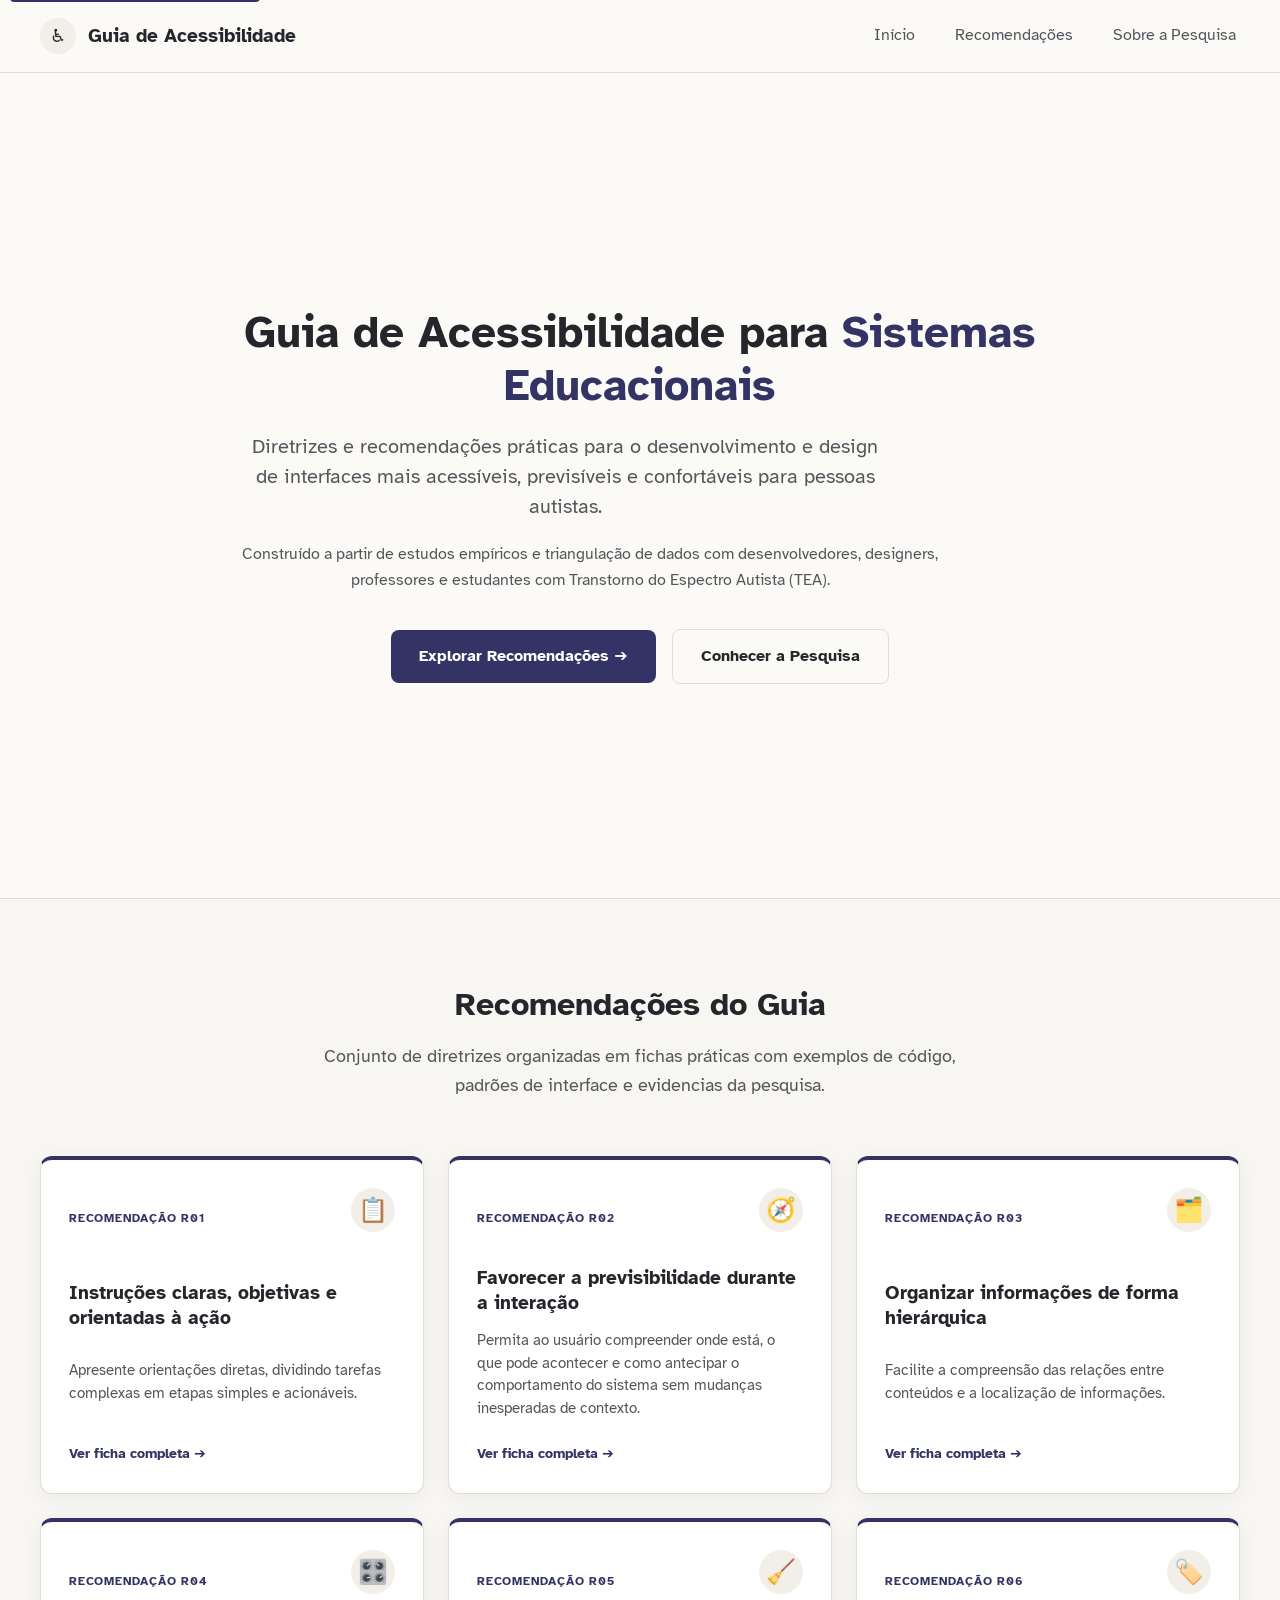
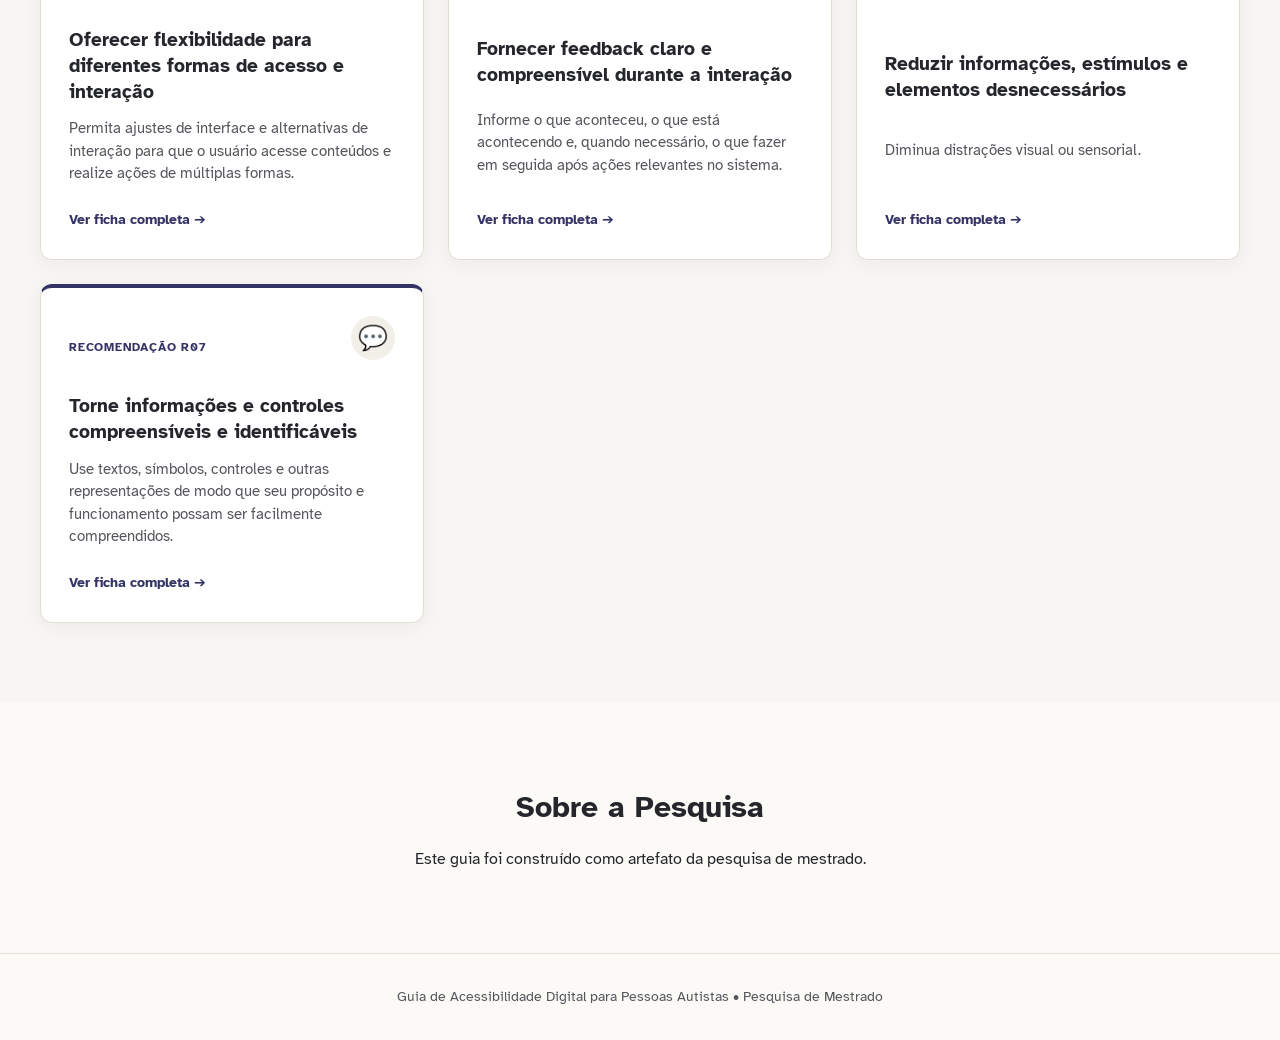
<file: index.html>
<!DOCTYPE html>
<html lang="pt-BR">
<head>
    <meta charset="UTF-8">
    <meta name="viewport" content="width=device-width, initial-scale=1.0">
    <title>Guia de Acessibilidade Digital | Sistemas para Pessoas Autistas</title>

    <link rel="preconnect" href="https://fonts.googleapis.com">
    <link rel="preconnect" href="https://fonts.gstatic.com" crossorigin>
    <link href="https://fonts.googleapis.com/css2?family=Atkinson+Hyperlegible:ital,wght@0,400;0,700;1,400&display=swap" rel="stylesheet">

    <link rel="stylesheet" href="assets/css/main.css">
</head>

<body>

    <!-- Link Acessível para Teclado (Skip to Content) -->
    <a href="#conteudo-principal" class="skip-link">Pular para o conteúdo principal</a>

    <!-- =====================================================
         BARRA DE NAVEGAÇÃO
    ===================================================== -->
    <header>
        <nav class="navbar" aria-label="Navegação principal">
            <a href="#inicio" class="logo">
                <span class="logo-icon" aria-hidden="true">♿</span>
                <span>Guia de Acessibilidade</span>
            </a>

            <ul class="menu">
                <li><a href="#inicio" >Início</a></li>
                <li><a href="#categorias">Recomendações</a></li>
                <li><a href="#sobre">Sobre a Pesquisa</a></li>
            </ul>

            
        </nav>
    </header>

    <!-- =====================================================
         CONTEÚDO PRINCIPAL
    ===================================================== -->
    <main id="conteudo-principal">

        <!-- HERO SECTION -->
        <section class="hero" id="inicio">
            <div class="hero-container">
                
                <h1>Guia de Acessibilidade para <mark>Sistemas Educacionais</mark></h1>

                <p class="hero-subtitle">
                    Diretrizes e recomendações práticas para o desenvolvimento e design de interfaces mais acessíveis, previsíveis e confortáveis para pessoas autistas.
                </p>

                <div class="hero-description">
                    <p>
                        Construído a partir de estudos empíricos e triangulação de dados com desenvolvedores, designers, professores e estudantes com Transtorno do Espectro Autista (TEA).
                    </p>
                </div>

                <div class="hero-actions">
                    <a href="#categorias" class="btn btn-primary">
                        Explorar Recomendações ➔
                    </a>
                    <a href="#sobre" class="btn btn-secondary">
                        Conhecer a Pesquisa
                    </a>
                </div>
            </div>
        </section>

        <!-- CATEGORIAS / RECOMENDAÇÕES -->
        <section class="categorias" id="categorias">
            <div class="categorias-container">

                <div class="secao-header">
                    <h2>Recomendações do Guia</h2>
                    <p class="categorias-intro">
                        Conjunto de diretrizes organizadas em fichas práticas com exemplos de código, padrões de interface e evidencias da pesquisa.
                    </p>
                </div>

                <div class="categorias-grid">

                    <!-- R01 -->
                    <a href="navegacao.html" class="categoria-card cor-1">
                        <div class="categoria-card-top">
                            <span class="categoria-codigo">RECOMENDAÇÃO R01</span>
                            <div class="categoria-icon" aria-hidden="true">📋</div>
                        </div>
                        <h3>Instruções claras, objetivas e orientadas à ação</h3>
                        <p>Apresente orientações diretas, dividindo tarefas complexas em etapas simples e acionáveis.</p>
                        <span class="card-link-texto">Ver ficha completa ➔</span>
                    </a>

                    <!-- R02 -->
                    <a href="categoria2.html" class="categoria-card cor-2">
                        <div class="categoria-card-top">
                            <span class="categoria-codigo">RECOMENDAÇÃO R02</span>
                            <div class="categoria-icon" aria-hidden="true">🧭</div>
                        </div>
                        <h3>Favorecer a previsibilidade durante a interação</h3>
                        <p>Permita ao usuário compreender onde está, o que pode acontecer e como antecipar o comportamento do sistema sem mudanças inesperadas de contexto.</p>
                        <span class="card-link-texto">Ver ficha completa ➔</span>
                    </a>

                    <!-- R03 -->
                    <a href="categoria3.html" class="categoria-card cor-3">
                        <div class="categoria-card-top">
                            <span class="categoria-codigo">RECOMENDAÇÃO R03</span>
                            <div class="categoria-icon" aria-hidden="true">🗂️</div>
                        </div>
                        <h3>Organizar informações de forma hierárquica</h3>
                        <p>Facilite a compreensão das relações entre conteúdos e a localização de informações.</p>
                        <span class="card-link-texto">Ver ficha completa ➔</span>
                    </a>

                    <!-- R04 -->
                    <a href="categoria4.html" class="categoria-card cor-4">
                        <div class="categoria-card-top">
                            <span class="categoria-codigo">RECOMENDAÇÃO R04</span>
                            <div class="categoria-icon" aria-hidden="true">🎛️</div>
                        </div>
                        <h3>Oferecer flexibilidade para diferentes formas de acesso e interação</h3>
                        <p>Permita ajustes de interface e alternativas de interação para que o usuário acesse conteúdos e realize ações de múltiplas formas.</p>
                        <span class="card-link-texto">Ver ficha completa ➔</span>
                    </a>

                    <!-- R05 -->
                    <a href="categoria5.html" class="categoria-card cor-5">
                        <div class="categoria-card-top">
                            <span class="categoria-codigo">RECOMENDAÇÃO R05</span>
                            <div class="categoria-icon" aria-hidden="true">🧹</div>
                        </div>
                        <h3>Fornecer feedback claro e compreensível durante a interação</h3>
                        <p>Informe o que aconteceu, o que está acontecendo e, quando necessário, o que fazer em seguida após ações relevantes no sistema.</p>
                        <span class="card-link-texto">Ver ficha completa ➔</span>
                    </a>

                    <!-- R06 -->
                    <a href="categoria6.html" class="categoria-card cor-6">
                        <div class="categoria-card-top">
                            <span class="categoria-codigo">RECOMENDAÇÃO R06</span>
                            <div class="categoria-icon" aria-hidden="true">🏷️</div>
                        </div>
                        <h3>Reduzir informações, estímulos e elementos desnecessários</h3>
                        <p>Diminua distrações visual ou sensorial.</p>
                        <span class="card-link-texto">Ver ficha completa ➔</span>
                    </a>

                    <!-- R07 -->
                    <a href="categoria7.html" class="categoria-card cor-7">
                        <div class="categoria-card-top">
                            <span class="categoria-codigo">RECOMENDAÇÃO R07</span>
                            <div class="categoria-icon" aria-hidden="true">💬</div>
                        </div>
                        <h3>Torne informações e controles compreensíveis e identificáveis</h3>
                        <p>Use textos, símbolos, controles e outras representações de modo que seu propósito e funcionamento possam ser facilmente compreendidos.</p>
                        <span class="card-link-texto">Ver ficha completa ➔</span>
                    </a>

                </div>

            </div>
        </section>

        <!-- SEÇÃO SOBRE A PESQUISA -->
        <section class="sobre-secao" id="sobre">
            <div class="sobre-container">
                <h2>Sobre a Pesquisa</h2>
                <p>
                    Este guia foi construído como artefato da pesquisa de mestrado.
                </p>
            </div>
        </section>

    </main>

    <footer>
        <div class="footer-container">
            <p>Guia de Acessibilidade Digital para Pessoas Autistas • Pesquisa de Mestrado</p>
        </div>
    </footer>

</body>
</html>
</file>
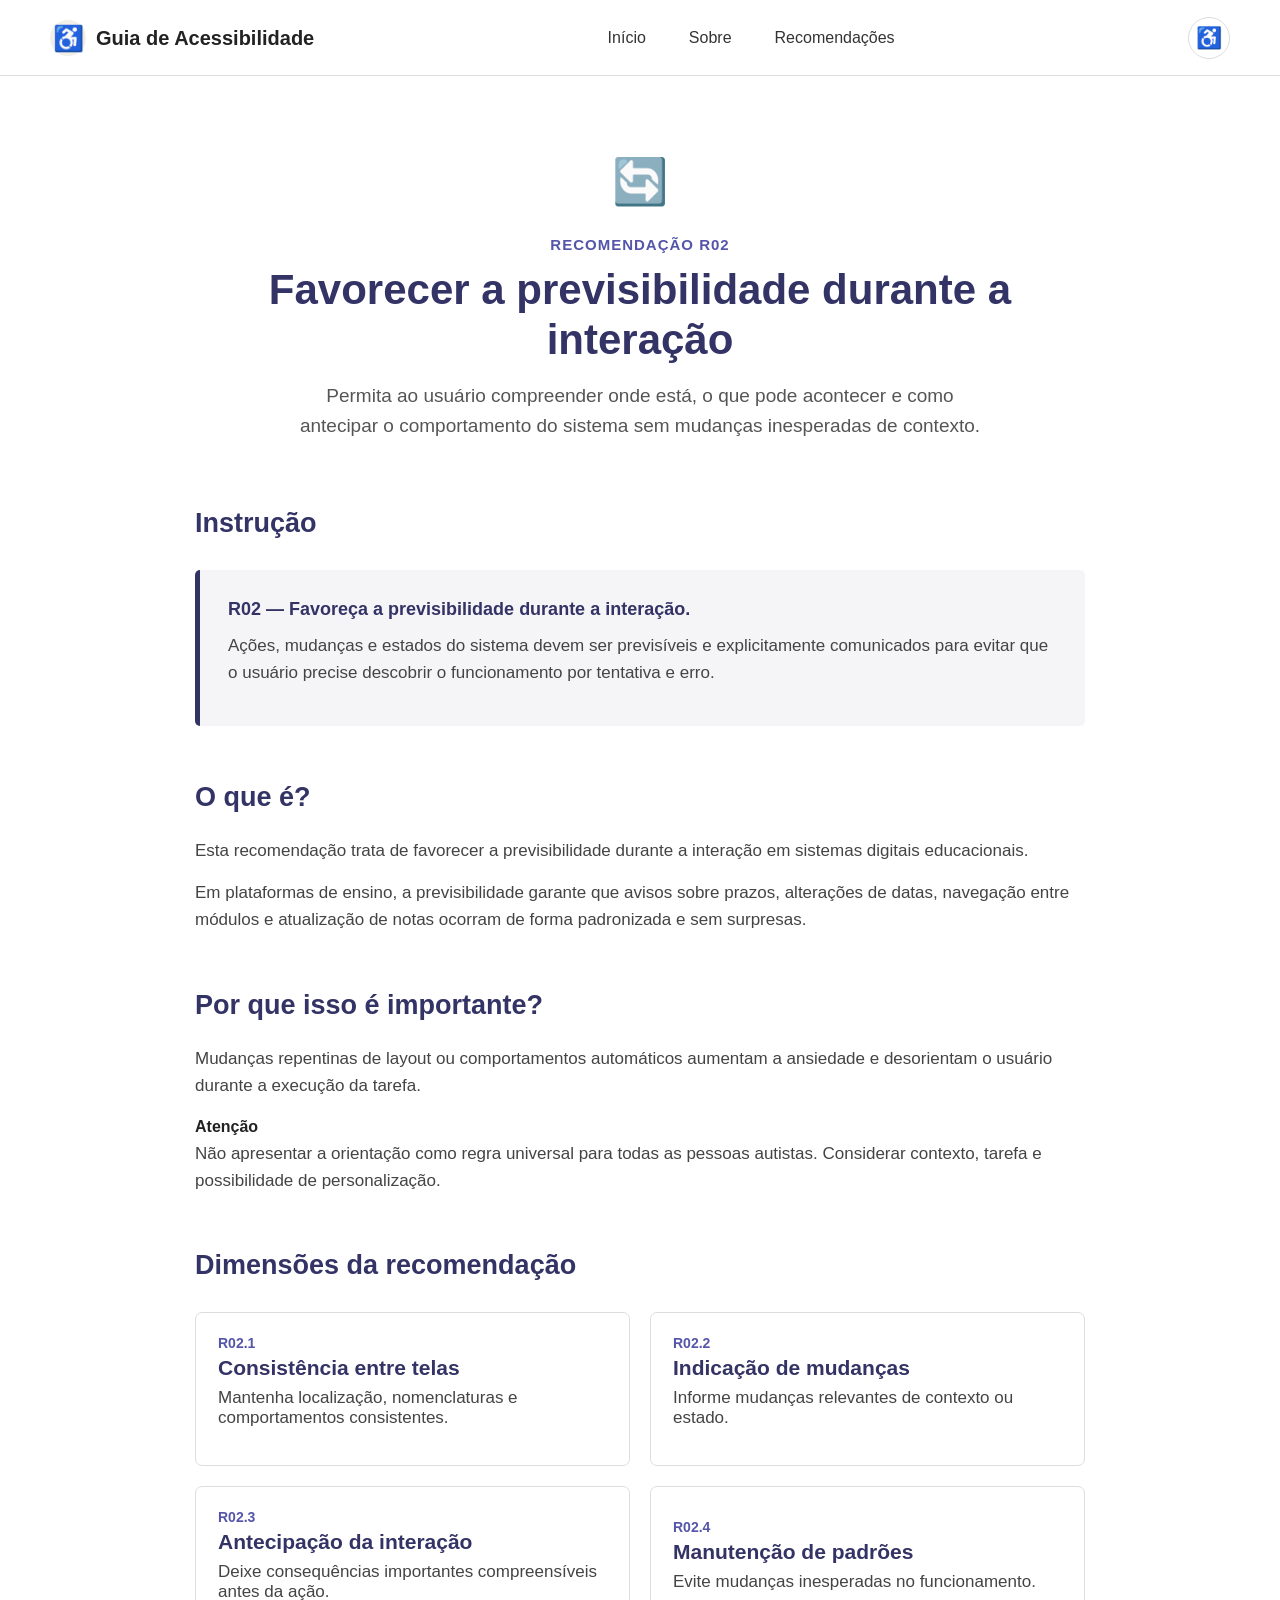
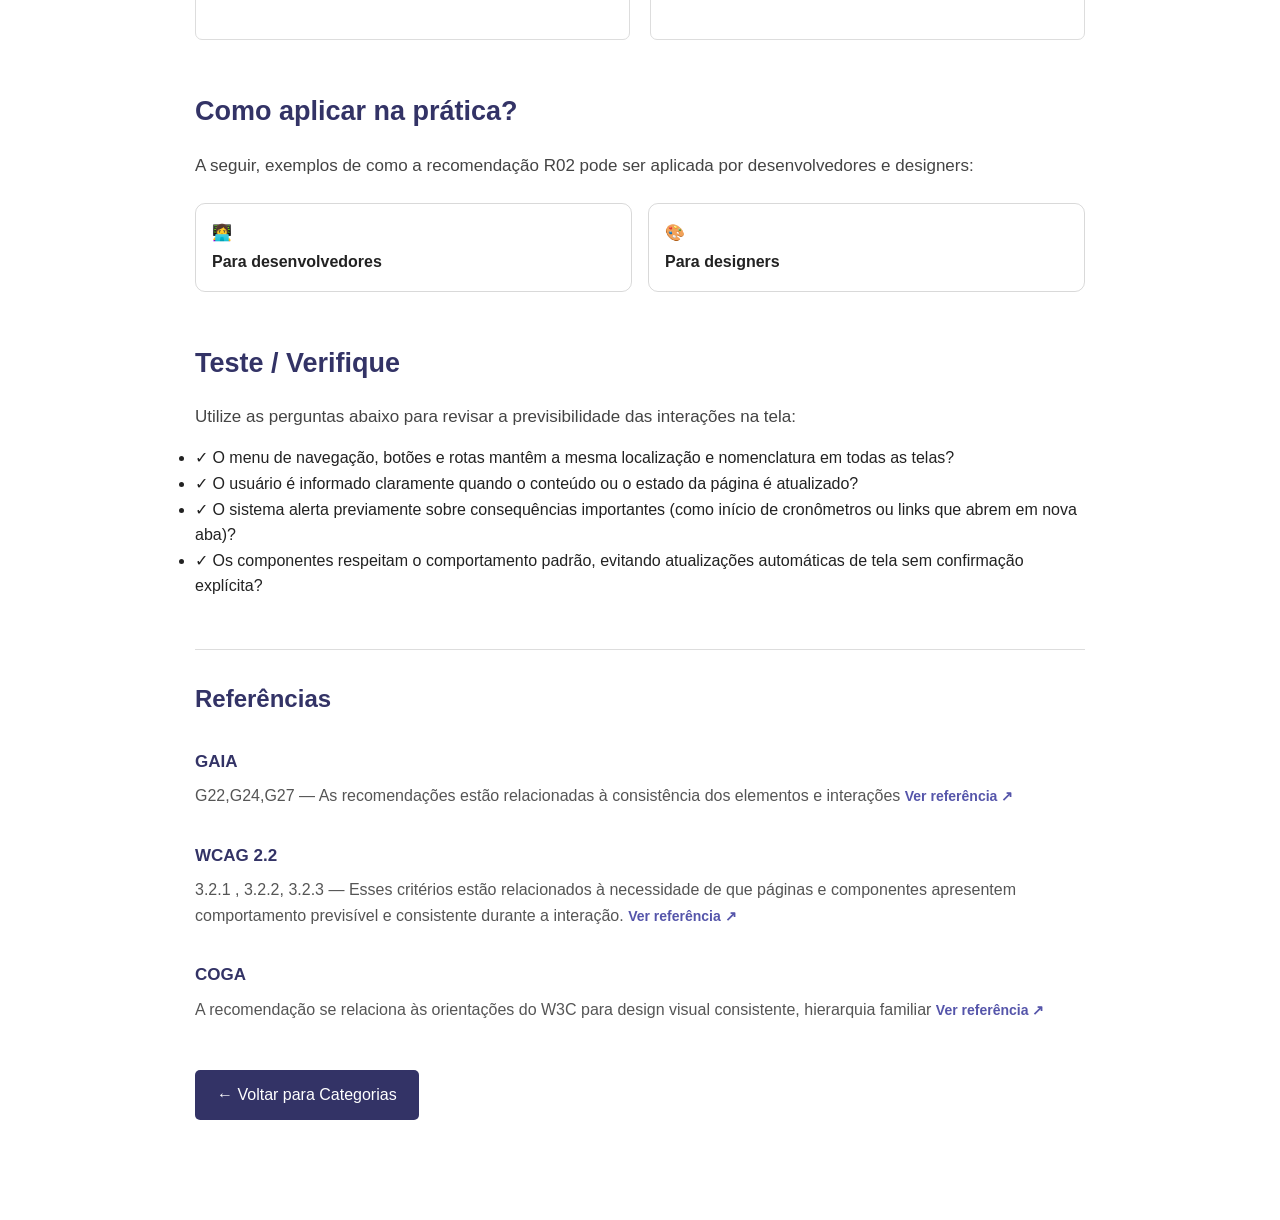
<file: categoria2.html>
<!DOCTYPE html>
<html lang="pt-BR">
<head>
    <meta charset="UTF-8">
    <meta name="viewport" content="width=device-width, initial-scale=1.0">
    <title>R02 — Previsibilidade | Guia de Acessibilidade</title>

    <link rel="stylesheet" href="assets/css/main.css">
    <link rel="stylesheet" href="assets/css/estiloo.css">
    <script src="assets/js/main.js" defer></script>
    <script src="assets/js/modais.js" defer></script>
</head>
<body>

<!-- =====================================================
     MENU DE NAVEGAÇÃO
===================================================== -->
<header>
    <nav class="navbar">
        <a href="index.html" class="logo">
            <span class="logo-icon">♿</span>
            <span>Guia de Acessibilidade</span>
        </a>

        <div class="menu">
            <a href="index.html">Início</a>
            <a href="index.html#sobre">Sobre</a>
            <a href="index.html#categorias">Recomendações</a>
           
        </div>

        <button class="accessibility" aria-label="Abrir opções de acessibilidade" title="Opções de acessibilidade">♿</button>
    </nav>
</header>

<!-- =====================================================
     CONTEÚDO PRINCIPAL DA PÁGINA
     Ordem: 1. Recomendação R02  2. Instrução  3. O que é?
     4. Por que é importante?  5. Dimensões (modal)
     6. Como aplicar (modal dev/design)  7. Teste / Verifique
     8. Referências
===================================================== -->
<main class="conteudo">

    <!-- 1. RECOMENDAÇÃO R02 (título da página) -->
    <section class="titulo-categoria">
        <div class="icone">🔄</div>
        <span class="codigo-recomendacao">RECOMENDAÇÃO R02</span>

        <h1>Favorecer a previsibilidade durante a interação</h1>
        <p>
            Permita ao usuário compreender onde está, o que pode acontecer e como antecipar o comportamento do sistema sem mudanças inesperadas de contexto.
        </p>
    </section>

    <!-- 2. INSTRUÇÃO (enunciado da recomendação) -->
    <section class="secao">
        <h2>Instrução</h2>
        <div class="recomendacao-principal">
            <strong>R02 — Favoreça a previsibilidade durante a interação.</strong>
            <p>
                Ações, mudanças e estados do sistema devem ser previsíveis e explicitamente comunicados para evitar que o usuário precise descobrir o funcionamento por tentativa e erro.
            </p>
        </div>
    </section>

    <!-- 3. O QUE É -->
    <section class="secao">
        <h2>O que é?</h2>
        <p>
            Esta recomendação trata de favorecer a previsibilidade durante a interação em sistemas digitais educacionais.
        </p>
        <p>
            Em plataformas de ensino, a previsibilidade garante que avisos sobre prazos, alterações de datas, navegação entre módulos e atualização de notas ocorram de forma padronizada e sem surpresas.
        </p>
    </section>

    <!-- 4. POR QUE É IMPORTANTE -->
    <section class="secao">
        <h2>Por que isso é importante?</h2>
        <p>
            Mudanças repentinas de layout ou comportamentos automáticos aumentam a ansiedade e desorientam o usuário durante a execução da tarefa.
        </p>
        <div class="destaque">
            <strong>Atenção</strong>
            <p>
                Não apresentar a orientação como regra universal para todas as pessoas autistas. Considerar contexto, tarefa e possibilidade de personalização.
            </p>
        </div>
    </section>

    <!-- 5. DIMENSÕES DA RECOMENDAÇÃO (abrem modal) -->
    <section class="secao">
        <h2>Dimensões da recomendação</h2>

        <div class="dimensoes">

            <!-- R02.1 -->
            <button class="dimensao" data-preview="consistencia" aria-haspopup="dialog">
                <span class="numero">R02.1</span>
                <h3>Consistência entre telas</h3>
                <p>Mantenha localização, nomenclaturas e comportamentos consistentes.</p>
            </button>

            <!-- R02.2 -->
            <button class="dimensao" data-preview="mudancas" aria-haspopup="dialog">
                <span class="numero">R02.2</span>
                <h3>Indicação de mudanças</h3>
                <p>Informe mudanças relevantes de contexto ou estado.</p>
            </button>

            <!-- R02.3 -->
            <button class="dimensao" data-preview="antecipacao" aria-haspopup="dialog">
                <span class="numero">R02.3</span>
                <h3>Antecipação da interação</h3>
                <p>Deixe consequências importantes compreensíveis antes da ação.</p>
            </button>

            <!-- R02.4 -->
            <button class="dimensao" data-preview="padroes" aria-haspopup="dialog">
                <span class="numero">R02.4</span>
                <h3>Manutenção de padrões</h3>
                <p>Evite mudanças inesperadas no funcionamento.</p>
            </button>

        </div>
    </section>

    <!-- 6. COMO APLICAR NA PRÁTICA (modal dev / design) -->
    <section class="secao" id="como-aplicar">
        <h2>Como aplicar na prática?</h2>
        <p>
            A seguir, exemplos de como a recomendação R02 pode ser aplicada por desenvolvedores e designers:
        </p>

        <div class="cartoes-aplicar">
            <button class="cartao-aplicar" data-aplicar="desenvolvedor" aria-haspopup="dialog">
                <span class="numero">👩‍💻</span>
                <strong>Para desenvolvedores</strong>
            </button>

            <button class="cartao-aplicar" data-aplicar="design" aria-haspopup="dialog">
                <span class="numero">🎨</span>
                <strong>Para designers</strong>
            </button>
        </div>
    </section>

    <!-- 7. TESTE / VERIFIQUE (perguntas de validação) -->
    <section class="secao">
        <h2>Teste / Verifique</h2>
        <p>Utilize as perguntas abaixo para revisar a previsibilidade das interações na tela:</p>
        <div>
            <ul>
                <li>✓ O menu de navegação, botões e rotas mantêm a mesma localização e nomenclatura em todas as telas?</li>
                <li>✓ O usuário é informado claramente quando o conteúdo ou o estado da página é atualizado?</li>
                <li>✓ O sistema alerta previamente sobre consequências importantes (como início de cronômetros ou links que abrem em nova aba)?</li>
                <li>✓ Os componentes respeitam o comportamento padrão, evitando atualizações automáticas de tela sem confirmação explícita?</li>
            </ul>
        </div>
    </section>

    <section class="fundamentacao">

    <h2>Referências</h2>

    <div class="fundamentacao-item">
        <h3>GAIA</h3>
        <p>
            G22,G24,G27 — As recomendações estão relacionadas à consistência dos elementos e interações
            <a href="https://gaia.wiki.br/" target="_blank" rel="noopener noreferrer">
            Ver referência ↗
        </a>
        </p>
       
    </div>

    <div class="fundamentacao-item">
        <h3>WCAG 2.2</h3>
        <p>
            3.2.1 , 3.2.2, 3.2.3 — Esses critérios estão relacionados à necessidade de que páginas e componentes apresentem comportamento previsível e consistente durante a interação.
          <a href="https://www.w3.org/WAI/standards-guidelines/wcag/" target="_blank" rel="noopener noreferrer">
            Ver referência ↗
        </a>
        </p>
       
    </div>


    <div class="fundamentacao-item">
        <h3>COGA</h3>
        <p>
            A recomendação se relaciona às orientações do W3C para design visual consistente, hierarquia familiar 
           <a href="https://www.w3.org/TR/coga-user-research//" target="_blank" rel="noopener noreferrer">
            Ver referência ↗
        </a>
        </p>
       
    </div>


</section>
    <a href="index.html#categorias" class="voltar">← Voltar para Categorias</a>

</main>

<!-- =====================================================
     MODAIS NATIVOS (<dialog>)
===================================================== -->
<dialog id="modal-recomendacao" class="modal">
    <button class="modal-fechar" aria-label="Fechar" data-fechar-modal>✕</button>
    <div id="modal-recomendacao-conteudo"></div>
</dialog>

<dialog id="modal-aplicar" class="modal">
    <button class="modal-fechar" aria-label="Fechar" data-fechar-modal>✕</button>
    <div id="modal-aplicar-conteudo"></div>
</dialog>

<!-- =====================================================
     TEMPLATES (conteúdo inserido dinamicamente nos modais)
===================================================== -->

<!-- Prévia R02.1 -->
<template id="tpl-preview-consistencia">
    <h3>R02.1 — Consistência entre telas</h3>
    <p>Mantenha localização, nomenclaturas e comportamentos consistentes.</p>
    <div class="exemplo">
        <h4>Evite × Prefira</h4>
        <div class="exemplo-ruim">
            <span class="rotulo-exemplo">✕ Evite</span>
            <p>Alterar a nomenclatura ou o local dos botões de navegação entre diferentes páginas do mesmo curso.</p>
        </div>
        <div class="exemplo-bom">
            <span class="rotulo-exemplo">✓ Prefira</span>
            <p><strong>Manter o menu de navegação e os botões de ação na mesma posição em todas as telas.</strong></p>
        </div>
    </div>
</template>

<!-- Prévia R02.2 -->
<template id="tpl-preview-mudancas">
    <h3>R02.2 — Indicação de mudanças</h3>
    <p>Informe mudanças relevantes de contexto ou estado.</p>
    <div class="exemplo">
        <h4>Evite × Prefira</h4>
        <div class="exemplo-ruim">
            <span class="rotulo-exemplo">✕ Evite</span>
            <p>Atualizar o conteúdo da página via JavaScript sem avisar o leitor de tela ou o usuário.</p>
        </div>
        <div class="exemplo-bom">
            <span class="rotulo-exemplo">✓ Prefira</span>
            <p><strong>Utilizar regiões vivas (role="status") para comunicar dinamicamente novos conteúdos ou alterações.</strong></p>
        </div>
    </div>
</template>

<!-- Prévia R02.3 -->
<template id="tpl-preview-antecipacao">
    <h3>R02.3 — Antecipação da interação</h3>
    <p>Deixe consequências importantes compreensíveis antes da ação.</p>
    <div class="exemplo">
        <h4>Evite × Prefira</h4>
        <div class="exemplo-ruim">
            <span class="rotulo-exemplo">✕ Evite</span>
            <p>Abrir links em novas abas ou iniciar downloads automaticamente sem aviso prévio.</p>
        </div>
        <div class="exemplo-bom">
            <span class="rotulo-exemplo">✓ Prefira</span>
            <p><strong>Deixar claro seja atraves de texto ou com  ícone visual que o link abrirá em uma nova janela ou baixar um arquivo.</strong></p>
        </div>
    </div>
</template>

<!-- Prévia R02.4 -->
<template id="tpl-preview-padroes">
    <h3>R02.4 — Manutenção de padrões</h3>
    <p>Evite mudanças inesperadas no funcionamento.</p>
    <div class="exemplo">
        <h4>Evite × Prefira</h4>
        <div class="exemplo-ruim">
            <span class="rotulo-exemplo">✕ Evite</span>
            <p>Submeter formulários automaticamente ao alterar a opção de um campo de seleção (&lt;select&gt;).</p>
        </div>
        <div class="exemplo-bom">
            <span class="rotulo-exemplo">✓ Prefira</span>
            <p><strong>Exigir um clique explícito em um botão de envio ou filtro para confirmar a alteração.</strong></p>
        </div>
    </div>
</template>

<!-- Como aplicar — desenvolvedor -->
<template id="tpl-aplicar-desenvolvedor">

    <h3>👩‍💻 Como o desenvolvedor pode aplicar a R02</h3>

    <p>
        Um resumo do que a marcação precisa garantir,
        juntando as quatro dimensões da recomendação:
    </p>

    <ul class="lista">
        <li><strong>Consistência:</strong> mantenha a estrutura semântica de navegação, componentes e nomenclaturas padronizados em todas as telas (ex: <code>aria-current="page"</code>).</li>
        <li><strong>Indicação de mudanças:</strong> comunique alterações dinâmicas de estado ou conteúdo usando regiões vivas (<code>role="status"</code> / <code>aria-live="polite"</code>) sem alterar o foco abruptamente.</li>
        <li><strong>Antecipação:</strong> explicite as consequências de uma ação antes que ela ocorra (ex: informar com texto e <code>&lt;span class="sr-only"&gt;</code> que um link abre em nova aba).</li>
        <li><strong>Manutenção de padrões:</strong> evite disparar alterações de tela ou submissões automáticas em eventos de mudança de campo (<code>onChange</code> em <code>&lt;select&gt;</code>), exigindo um botão explícito de confirmação.</li>
    </ul>

    <h4>Código</h4>

    <pre><code>&lt;section aria-labelledby="modulo-titulo"&gt;

&lt;nav aria-label="Navegação do módulo"&gt;
    &lt;ul&gt;
        &lt;li&gt;&lt;a href="modulo1.html" aria-current="page"&gt;Módulo 01&lt;/a&gt;&lt;/li&gt;
        &lt;li&gt;&lt;a href="modulo2.html"&gt;Módulo 02&lt;/a&gt;&lt;/li&gt;
        &lt;li&gt;
            &lt;a href="material.pdf" target="_blank" rel="noopener"&gt;
                Material Complementar (PDF)
                &lt;span class="sr-only"&gt;(abre em uma nova aba)&lt;/span&gt;
                &lt;span aria-hidden="true"&gt;↗&lt;/span&gt;
            &lt;/a&gt;
        &lt;/li&gt;
    &lt;/ul&gt;
&lt;/nav&gt;

&lt;h2 id="modulo-titulo"&gt;
    Módulo 01 — Atividades da Semana
&lt;/h2&gt;

&lt;form id="filtro-atividades"&gt;
    &lt;label for="tipo-atividade"&gt;Filtrar por tipo:&lt;/label&gt;
    &lt;select id="tipo-atividade" name="tipo"&gt;
        &lt;option value="todas"&gt;Todas as atividades&lt;/option&gt;
        &lt;option value="leitura"&gt;Leitura&lt;/option&gt;
        &lt;option value="pratica"&gt;Prática&lt;/option&gt;
    &lt;/select&gt;

    &lt;button type="submit"&gt;
        Filtrar
    &lt;/button&gt;
&lt;/form&gt;

&lt;div role="status" aria-live="polite"&gt;
    Exibindo todas as 4 atividades do Módulo 01.
&lt;/div&gt;

&lt;/section&gt;</code></pre>

    <!-- <h4>Tela (resultado)</h4>

    <svg viewBox="0 0 480 260" xmlns="http://www.w3.org/2000/svg" role="img" aria-label="Tela resultante da R02: menu de navegação padronizado, formulário de filtro com botão de envio explícito e área de status viva">
        <rect x="0" y="0" width="480" height="260" fill="#f4f4f5" stroke="#d4d4d8" />
        <text x="20" y="28" font-size="12" font-weight="700" fill="#166534">Módulo 01 (atual)</text>
        <text x="130" y="28" font-size="12" fill="#3f3f46">Módulo 02</text>
        <text x="210" y="28" font-size="12" fill="#2563eb">Material (PDF) ↗</text>
        <line x1="20" y1="38" x2="460" y2="38" stroke="#d4d4d8" stroke-width="1" />
        <text x="20" y="68" font-size="16" font-weight="700" fill="#18181b">Módulo 01 — Atividades da Semana</text>
        <text x="20" y="100" font-size="12" fill="#3f3f46">Filtrar por tipo:</text>
        <rect x="115" y="85" width="160" height="26" rx="4" fill="#ffffff" stroke="#a1a1aa" />
        <text x="125" y="102" font-size="11" fill="#18181b">Todas as atividades ▼</text>
        <rect x="285" y="85" width="70" height="26" rx="4" fill="#3f3f46" />
        <text x="303" y="102" font-size="11" fill="#ffffff">Filtrar</text>
        <rect x="20" y="135" width="440" height="36" rx="6" fill="#e0f2fe" stroke="#0284c7" />
        <text x="30" y="157" font-size="12" fill="#0369a1">ℹ Exibindo todas as 4 atividades do Módulo 01.</text>
    </svg> -->

</template>

<!-- Como aplicar — design -->
<template id="tpl-aplicar-design">
    <h3>🎨 Como o designer pode aplicar a R02</h3> 
    <p> O protótipo de interface deve garantir previsibilidade de navegação, 
        avisar previamente sobre consequências de ações e comunicar claramente 
        qualquer mudança de estado: </p>  
        <ul> 
            <li> <strong>Consistência:</strong> Mantenha o menu de navegação,
                os botões e os atalhos no mesmo local visual e com a mesma 
                nomenclatura em todas as telas da plataforma. </li>
            <li> <strong>Indicação de Mudanças:</strong> Informe o 
                    usuário quando uma lista for atualizada ou o estado do 
                    sistema for modificado, usando mensagens de status bem visíveis. </li> 
            <li> <strong>Antecipação:</strong> Apresente avisos prévios sobre 
                        contagens de tempo ou links externos (ex: ícone <em>↗</em>) antes que 
                        o usuário clique no botão de ação. </li>
            <li> <strong>Manutenção de Padrões:</strong> Evite
                        alterar o conteúdo da tela automaticamente ao mudar
                    o valor de um campo de seleção; exija sempre um botão 
                     explícito de confirmação (ex: <em>"Filtrar"</em>). </li> 
        </ul>
    <img
            src="assets/img/recomendacao2.png" width="100%" height="100%"
            alt="Exemplo para os designers."
            class="imagem-recomendação2">
</template>

<!-- =====================================================
     BOTÃO VOLTAR AO TOPO
===================================================== -->
<button id="voltarTopo" aria-label="Voltar ao topo" title="Voltar ao topo">↑</button>

</body>
</html>
</file>
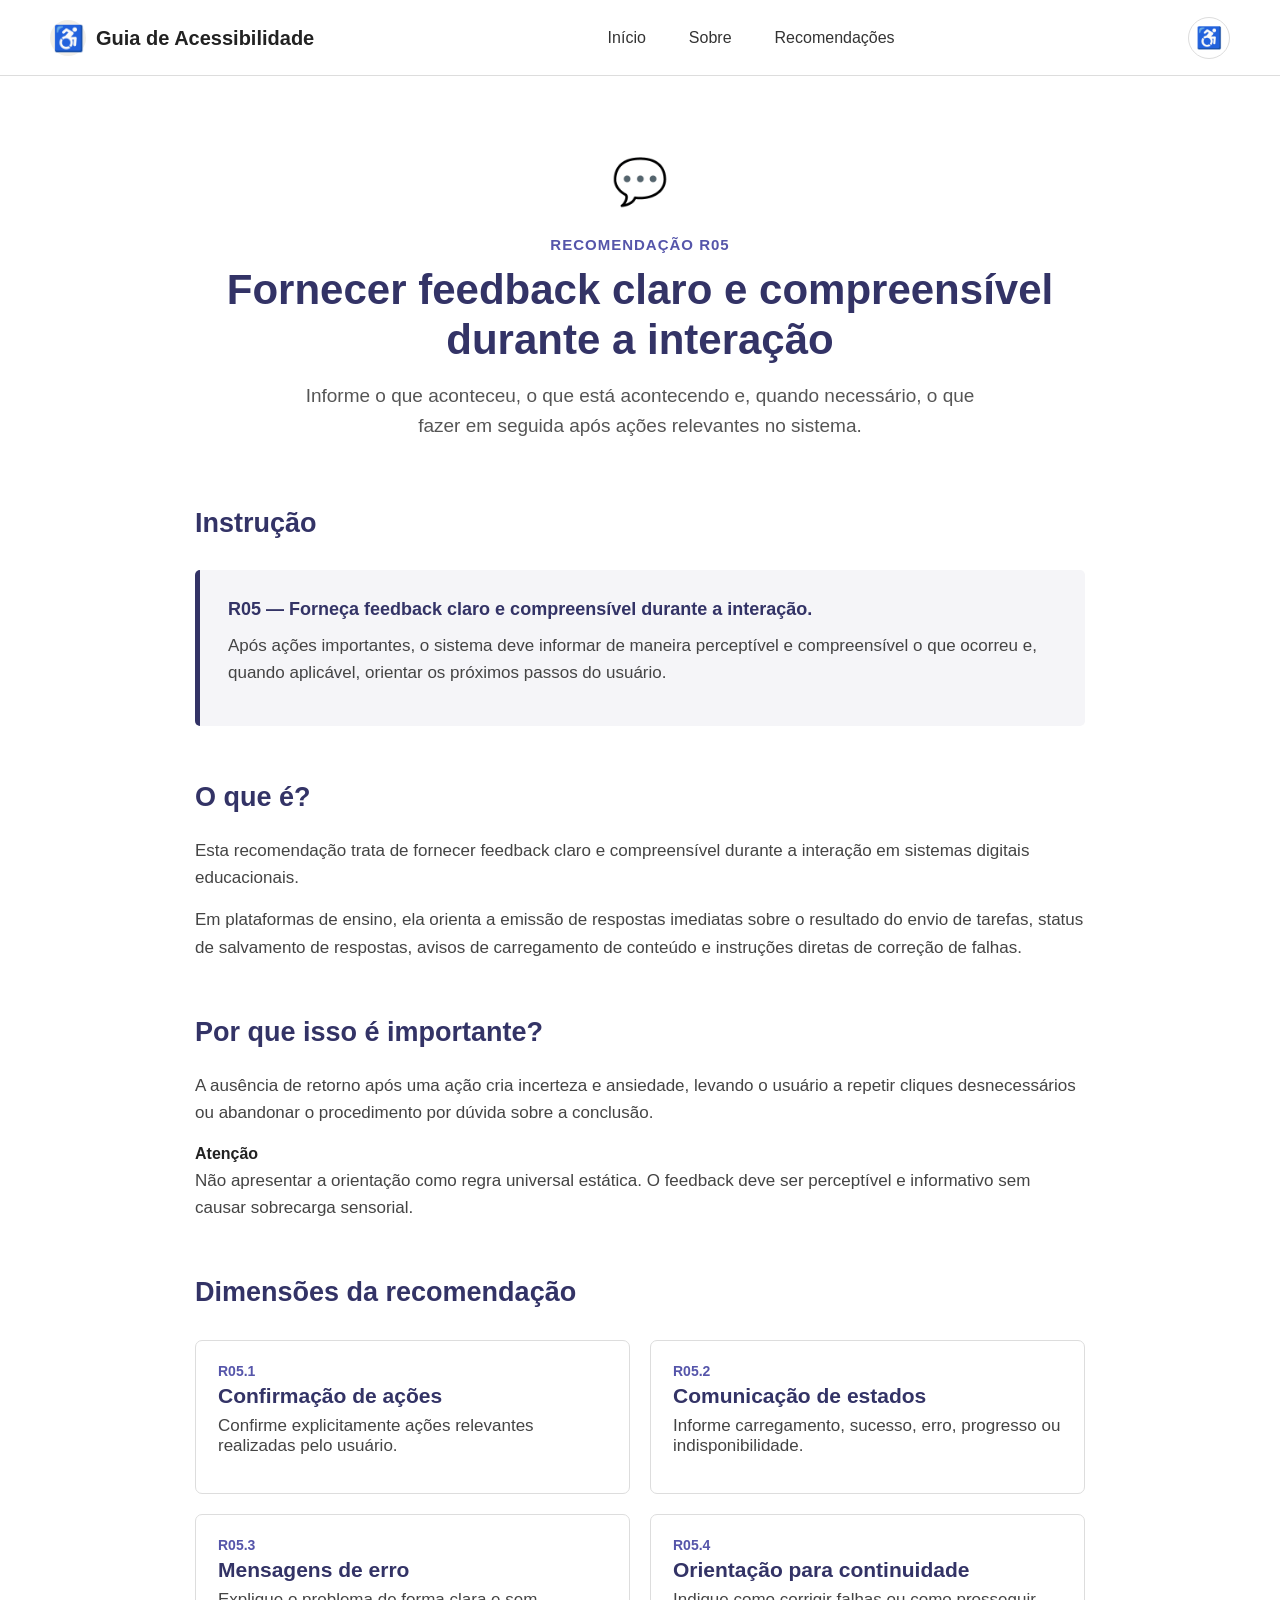
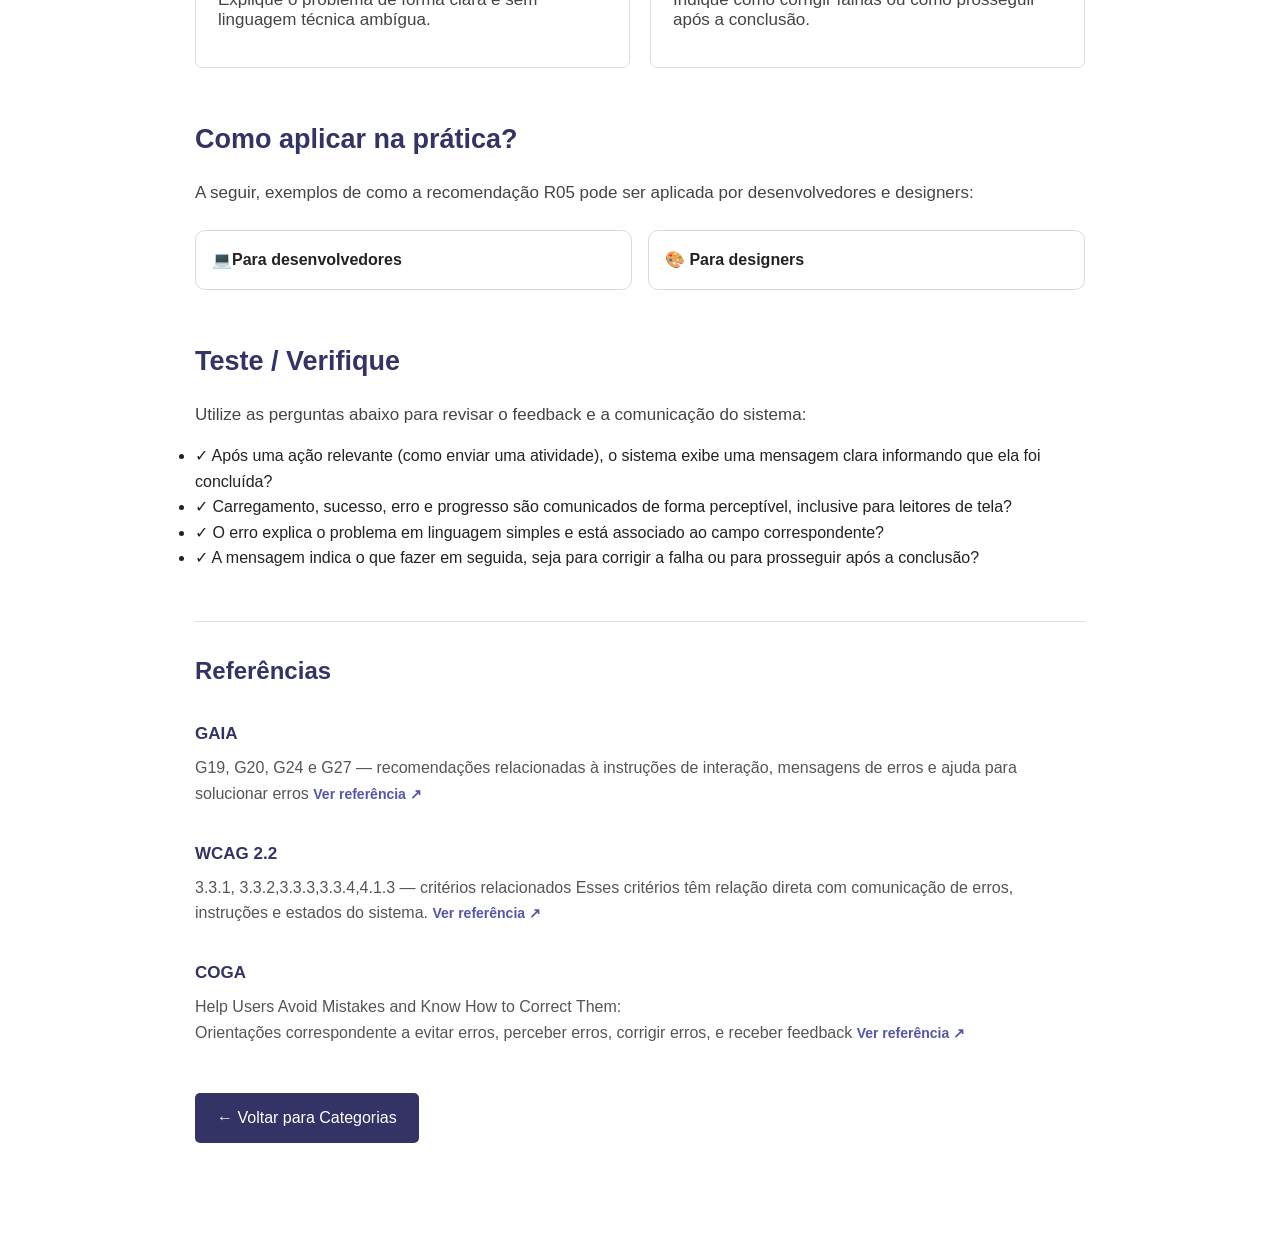
<file: categoria5.html>
<!DOCTYPE html>
<html lang="pt-BR">
<head>
    <meta charset="UTF-8">
    <meta name="viewport" content="width=device-width, initial-scale=1.0">
    <title>R05 — Feedback e Comunicação | Guia de Acessibilidade</title>

    <link rel="stylesheet" href="assets/css/main.css">
    <link rel="stylesheet" href="assets/css/estiloo.css">
    <script src="assets/js/main.js" defer></script>
    <script src="assets/js/modais.js" defer></script>
</head>
<body>

<!-- =====================================================
     MENU DE NAVEGAÇÃO
===================================================== -->
<header>
    <nav class="navbar">
        <a href="index.html" class="logo">
            <span class="logo-icon">♿</span>
            <span>Guia de Acessibilidade</span>
        </a>

        <div class="menu">
            <a href="index.html">Início</a>
            <a href="index.html#sobre">Sobre</a>
            <a href="index.html#categorias">Recomendações</a>
      
        </div>

        <button class="accessibility" aria-label="Abrir opções de acessibilidade" title="Opções de acessibilidade">♿</button>
    </nav>
</header>

<!-- =====================================================
     CONTEÚDO PRINCIPAL DA PÁGINA
     Ordem: 1. Recomendação R05  2. Instrução  3. O que é?
     4. Por que é importante?  5. Dimensões (modal)
     6. Como aplicar (modal dev/design)  7. Teste / Verifique
     8. Referências
===================================================== -->
<main class="conteudo">

    <!-- 1. RECOMENDAÇÃO R05 (título da página) -->
    <section class="titulo-categoria">
        <div class="icone">💬</div>
        <span class="codigo-recomendacao">RECOMENDAÇÃO R05</span>

        <h1>Fornecer feedback claro e compreensível durante a interação</h1>
        <p>
            Informe o que aconteceu, o que está acontecendo e, quando necessário, o que fazer em seguida após ações relevantes no sistema.
        </p>
    </section>

    <!-- 2. INSTRUÇÃO (enunciado da recomendação) -->
    <section class="secao">
        <h2>Instrução</h2>
        <div class="recomendacao-principal">
            <strong>R05 — Forneça feedback claro e compreensível durante a interação.</strong>
            <p>
                Após ações importantes, o sistema deve informar de maneira perceptível e compreensível o que ocorreu e, quando aplicável, orientar os próximos passos do usuário.
            </p>
        </div>
    </section>

    <!-- 3. O QUE É -->
    <section class="secao">
        <h2>O que é?</h2>
        <p>
            Esta recomendação trata de fornecer feedback claro e compreensível durante a interação em sistemas digitais educacionais.
        </p>
        <p>
            Em plataformas de ensino, ela orienta a emissão de respostas imediatas sobre o resultado do envio de tarefas, status de salvamento de respostas, avisos de carregamento de conteúdo e instruções diretas de correção de falhas.
        </p>
    </section>

    <!-- 4. POR QUE É IMPORTANTE -->
    <section class="secao">
        <h2>Por que isso é importante?</h2>
        <p>
            A ausência de retorno após uma ação cria incerteza e ansiedade, levando o usuário a repetir cliques desnecessários ou abandonar o procedimento por dúvida sobre a conclusão.
        </p>
       

        <div class="destaque">
            <strong>Atenção</strong>
            <p>
                Não apresentar a orientação como regra universal estática. O feedback deve ser perceptível e informativo sem causar sobrecarga sensorial.
            </p>
        </div>
    </section>

    <!-- 5. DIMENSÕES DA RECOMENDAÇÃO (abrem modal) -->
    <section class="secao">
        <h2>Dimensões da recomendação</h2>

        <div class="dimensoes">

            <!-- R05.1 -->
            <button class="dimensao" data-preview="confirmacao" aria-haspopup="dialog">
                <span class="numero">R05.1</span>
                <h3>Confirmação de ações</h3>
                <p>Confirme explicitamente ações relevantes realizadas pelo usuário.</p>
            </button>

            <!-- R05.2 -->
            <button class="dimensao" data-preview="estados" aria-haspopup="dialog">
                <span class="numero">R05.2</span>
                <h3>Comunicação de estados</h3>
                <p>Informe carregamento, sucesso, erro, progresso ou indisponibilidade.</p>
            </button>

            <!-- R05.3 -->
            <button class="dimensao" data-preview="erro" aria-haspopup="dialog">
                <span class="numero">R05.3</span>
                <h3>Mensagens de erro</h3>
                <p>Explique o problema de forma clara e sem linguagem técnica ambígua.</p>
            </button>

            <!-- R05.4 -->
            <button class="dimensao" data-preview="continuidade" aria-haspopup="dialog">
                <span class="numero">R05.4</span>
                <h3>Orientação para continuidade</h3>
                <p>Indique como corrigir falhas ou como prosseguir após a conclusão.</p>
            </button>

        </div>
    </section>

    <!-- 6. COMO APLICAR NA PRÁTICA (modal dev / design) -->
    <section class="secao" id="como-aplicar">
        <h2>Como aplicar na prática?</h2>
        <p>
            A seguir, exemplos de como a recomendação R05 pode ser aplicada por desenvolvedores e designers:
        </p>

        <div class="cartoes-aplicar">
            <button class="cartao-aplicar" data-aplicar="desenvolvedor" aria-haspopup="dialog">
                <strong>💻Para desenvolvedores</strong>
            </button>

            <button class="cartao-aplicar" data-aplicar="design" aria-haspopup="dialog">
                
                <strong>🎨 Para designers</strong>
            </button>
        </div>
    </section>

    <!-- 7. TESTE / VERIFIQUE (perguntas de validação) -->
    <section class="secao">
        <h2>Teste / Verifique</h2>
        <p>Utilize as perguntas abaixo para revisar o feedback e a comunicação do sistema:</p>
        <div>
            <ul>
                <li>✓ Após uma ação relevante (como enviar uma atividade), o sistema exibe uma mensagem clara informando que ela foi concluída?</li>
                <li>✓ Carregamento, sucesso, erro e progresso são comunicados de forma perceptível, inclusive para leitores de tela?</li>
                <li>✓ O erro explica o problema em linguagem simples e está associado ao campo correspondente?</li>
                <li>✓ A mensagem indica o que fazer em seguida, seja para corrigir a falha ou para prosseguir após a conclusão?</li>
            </ul>
        </div>
    </section>

    <section class="fundamentacao">

    <h2>Referências</h2>

    <div class="fundamentacao-item">
        <h3>GAIA</h3>
        <p>
            G19, G20, G24 e G27 — recomendações relacionadas à instruções de interação, mensagens de erros e ajuda para solucionar erros
            <a href="https://gaia.wiki.br/" target="_blank" rel="noopener noreferrer">
            Ver referência ↗
        </a>
        </p>
       
    </div>

    <div class="fundamentacao-item">
        <h3>WCAG 2.2</h3>
        <p>
            3.3.1, 3.3.2,3.3.3,3.3.4,4.1.3 — critérios relacionados
            Esses critérios têm relação direta com comunicação de erros, instruções e estados do sistema. <a href="https://www.w3.org/WAI/standards-guidelines/wcag/" target="_blank" rel="noopener noreferrer">
            Ver referência ↗
        </a>
        </p>
       
    </div>


    <div class="fundamentacao-item">
        <h3>COGA</h3>
        <p>
           Help Users Avoid Mistakes and Know How to Correct Them: <br>
           Orientações correspondente a evitar erros, perceber erros, corrigir erros, e receber feedback 
           <a href="https://www.w3.org/TR/coga-user-research/" target="_blank" rel="noopener noreferrer">
            Ver referência ↗
        </a>
        </p>
       
    </div>


</section>

    <a href="index.html#categorias" class="voltar">← Voltar para Categorias</a>

</main>

<!-- =====================================================
     MODAIS NATIVOS (<dialog>)
===================================================== -->
<dialog id="modal-recomendacao" class="modal">
    <button class="modal-fechar" aria-label="Fechar" data-fechar-modal>✕</button>
    <div id="modal-recomendacao-conteudo"></div>
</dialog>

<dialog id="modal-aplicar" class="modal">
    <button class="modal-fechar" aria-label="Fechar" data-fechar-modal>✕</button>
    <div id="modal-aplicar-conteudo"></div>
</dialog>

<!-- =====================================================
     TEMPLATES DE CONTEÚDO DOS MODAIS
===================================================== -->

<!-- Prévia R05.1 -->
<template id="tpl-preview-confirmacao">
    <h3>R05.1 — Confirmação de ações</h3>
    <p>Confirme explicitamente ações relevantes realizadas pelo usuário.</p>
    <div class="exemplo">
        <h4>Evite × Prefira</h4>
        <div class="exemplo-ruim">
            <span class="rotulo-exemplo">✕ Evite</span>
            <p>Submeter uma atividade sem exibir nenhuma mensagem visual ou anúncio de conclusão.</p>
        </div>
        <div class="exemplo-bom">
            <span class="rotulo-exemplo">✓ Prefira</span>
            <p><strong>Exibir uma mensagem clara ("Atividade enviada com sucesso").</strong></p>
        </div>
    </div>
</template>

<!-- Prévia R05.2 -->
<template id="tpl-preview-estados">
    <h3>R05.2 — Comunicação de estados</h3>
    <p>Informe carregamento, sucesso, erro, progresso ou indisponibilidade.</p>
    <div class="exemplo">
        <h4>Evite × Prefira</h4>
        <div class="exemplo-ruim">
            <span class="rotulo-exemplo">✕ Evite</span>
            <p>Deixar a tela congelada sem indicação visual ou sonora durante a requisição de salvamento.</p>
        </div>
        <div class="exemplo-bom">
            <span class="rotulo-exemplo">✓ Prefira</span>
            <p><strong>Indicar o estado ativo de carregamento ("Salvando rascunho...") e atualizar para a confirmação ao concluir.</strong></p>
        </div>
    </div>
</template>

<!-- Prévia R05.3 -->
<template id="tpl-preview-erro">
    <h3>R05.3 — Mensagens de erro</h3>
    <p>Explique o problema de forma clara e sem linguagem técnica ambígua.</p>
    <div class="exemplo">
        <h4>Evite × Prefira</h4>
        <div class="exemplo-ruim">
            <span class="rotulo-exemplo">✕ Evite</span>
            <p>Apresentar mensagens genéricas como "Erro 400" ou "Falha no sistema".</p>
        </div>
        <div class="exemplo-bom">
            <span class="rotulo-exemplo">✓ Prefira</span>
            <p><strong>Descrever a falha de maneira objetiva: "O arquivo selecionado excede o limite de 10 MB."</strong></p>
        </div>
    </div>
</template>

<!-- Prévia R05.4 -->
<template id="tpl-preview-continuidade">
    <h3>R05.4 — Orientação para continuidade</h3>
    <p>Indique como corrigir falhas ou como prosseguir após a conclusão.</p>
    <div class="exemplo">
        <h4>Evite × Prefira</h4>
        <div class="exemplo-ruim">
            <span class="rotulo-exemplo">✕ Evite</span>
            <p>Notificar um erro sem orientar qual etapa precisa ser corrigida.</p>
        </div>
        <div class="exemplo-bom">
            <span class="rotulo-exemplo">✓ Prefira</span>
            <p><strong>Indicar o próximo passo: "Selecione um arquivo PDF e clique novamente em Enviar."</strong></p>
        </div>
    </div>
</template>

<!-- Como aplicar — desenvolvedor -->
<template id="tpl-aplicar-desenvolvedor">

    <h3>👩‍💻 Como o desenvolvedor pode aplicar a R05</h3>

    <p>
        Um resumo do que a marcação precisa garantir,
        juntando as quatro dimensões da recomendação:
    </p>

    <ul class="lista">
        <li><strong>Confirmação:</strong> confirme ações concluídas declarando regiões vivas com <code>role="status"</code> ou <code>aria-live="polite"</code>.</li>
        <li><strong>Comunicação de estados:</strong> altere os atributos de estado (como <code>aria-busy="true"</code> durante o carregamento e <code>disabled</code> no botão) para impedir cliques duplicados.</li>
        <li><strong>Mensagens de erro:</strong> associe o texto do erro ao campo correspondente utilizando <code>aria-describedby</code> ou <code>aria-errormessage</code> e marque o campo com <code>aria-invalid="true"</code>.</li>
        <li><strong>Orientação para continuidade:</strong> inclua a instrução explícita de correção na própria string do anúncio de erro.</li>
    </ul>

    <h4>Código</h4>

    <pre><code>&lt;section aria-labelledby="titulo-envio-tarefa"&gt;

&lt;h2 id="titulo-envio-tarefa"&gt;
    Envio da Atividade 05
&lt;/h2&gt;

&lt;form id="form-atividade"&gt;
    &lt;label for="campo-arquivo"&gt;Arquivo da resposta (PDF):&lt;/label&gt;
    &lt;input
        type="file"
        id="campo-arquivo"
        name="arquivo"
        accept=".pdf"
        aria-invalid="true"
        aria-describedby="mensagem-erro"&gt;

    &lt;!-- R05.3 e R05.4 — MENSAGEM DE ERRO COM ORIENTAÇÃO DE CORREÇÃO --&gt;
    &lt;p id="mensagem-erro" class="texto-erro" role="alert"&gt;
        &lt;strong&gt;✕ Não foi possível enviar:&lt;/strong&gt;
        O arquivo selecionado deve ser um PDF de até 5 MB.
        Selecione outro arquivo e tente novamente.
    &lt;/p&gt;

    &lt;!-- R05.2 — ESTADO DO BOTÃO DE AÇÃO --&gt;
    &lt;button type="submit" id="btn-enviar"&gt;
        Enviar resposta
    &lt;/button&gt;
&lt;/form&gt;

&lt;!-- R05.1 e R05.2 — CONFIRMAÇÃO E REGIÃO VIVA DE STATUS --&gt;
&lt;div id="status-envio" role="status" aria-live="polite" class="caixa-status"&gt;
    ✓ Atividade 05 enviada com sucesso!
    Você pode acompanhar o status na aba Notas.
&lt;/div&gt;

&lt;/section&gt;</code></pre>



</template>

<!-- Como aplicar — design -->
<template id="tpl-aplicar-design">
    <h3>🎨 Como o designer pode aplicar a R05</h3>
    <!-- <p>Projete feedbacks visuais perceptíveis, claros e informativos:</p>
    <ul class="lista">
        <li><strong>Multi-sensorial:</strong> Combine texto, ícones de apoio e cores contrastantes — nunca dependa apenas da cor para indicar status.</li>
        <li><strong>Visibilidade dos Estados:</strong> Desenhe estados claros para repouso, carregamento (spinners/skeleton), sucesso e erro.</li>
        <li><strong>Microcopy de Orientação:</strong> Escreva mensagens de erro instrutivas que expliquem o problema e a solução imediata.</li>
    </ul> --> 
    <p>Em construção</p>
</template>

<!-- =====================================================
     BOTÃO VOLTAR AO TOPO
===================================================== -->
<button id="voltarTopo" aria-label="Voltar ao topo" title="Voltar ao topo">↑</button>

</body>
</html>
</file>
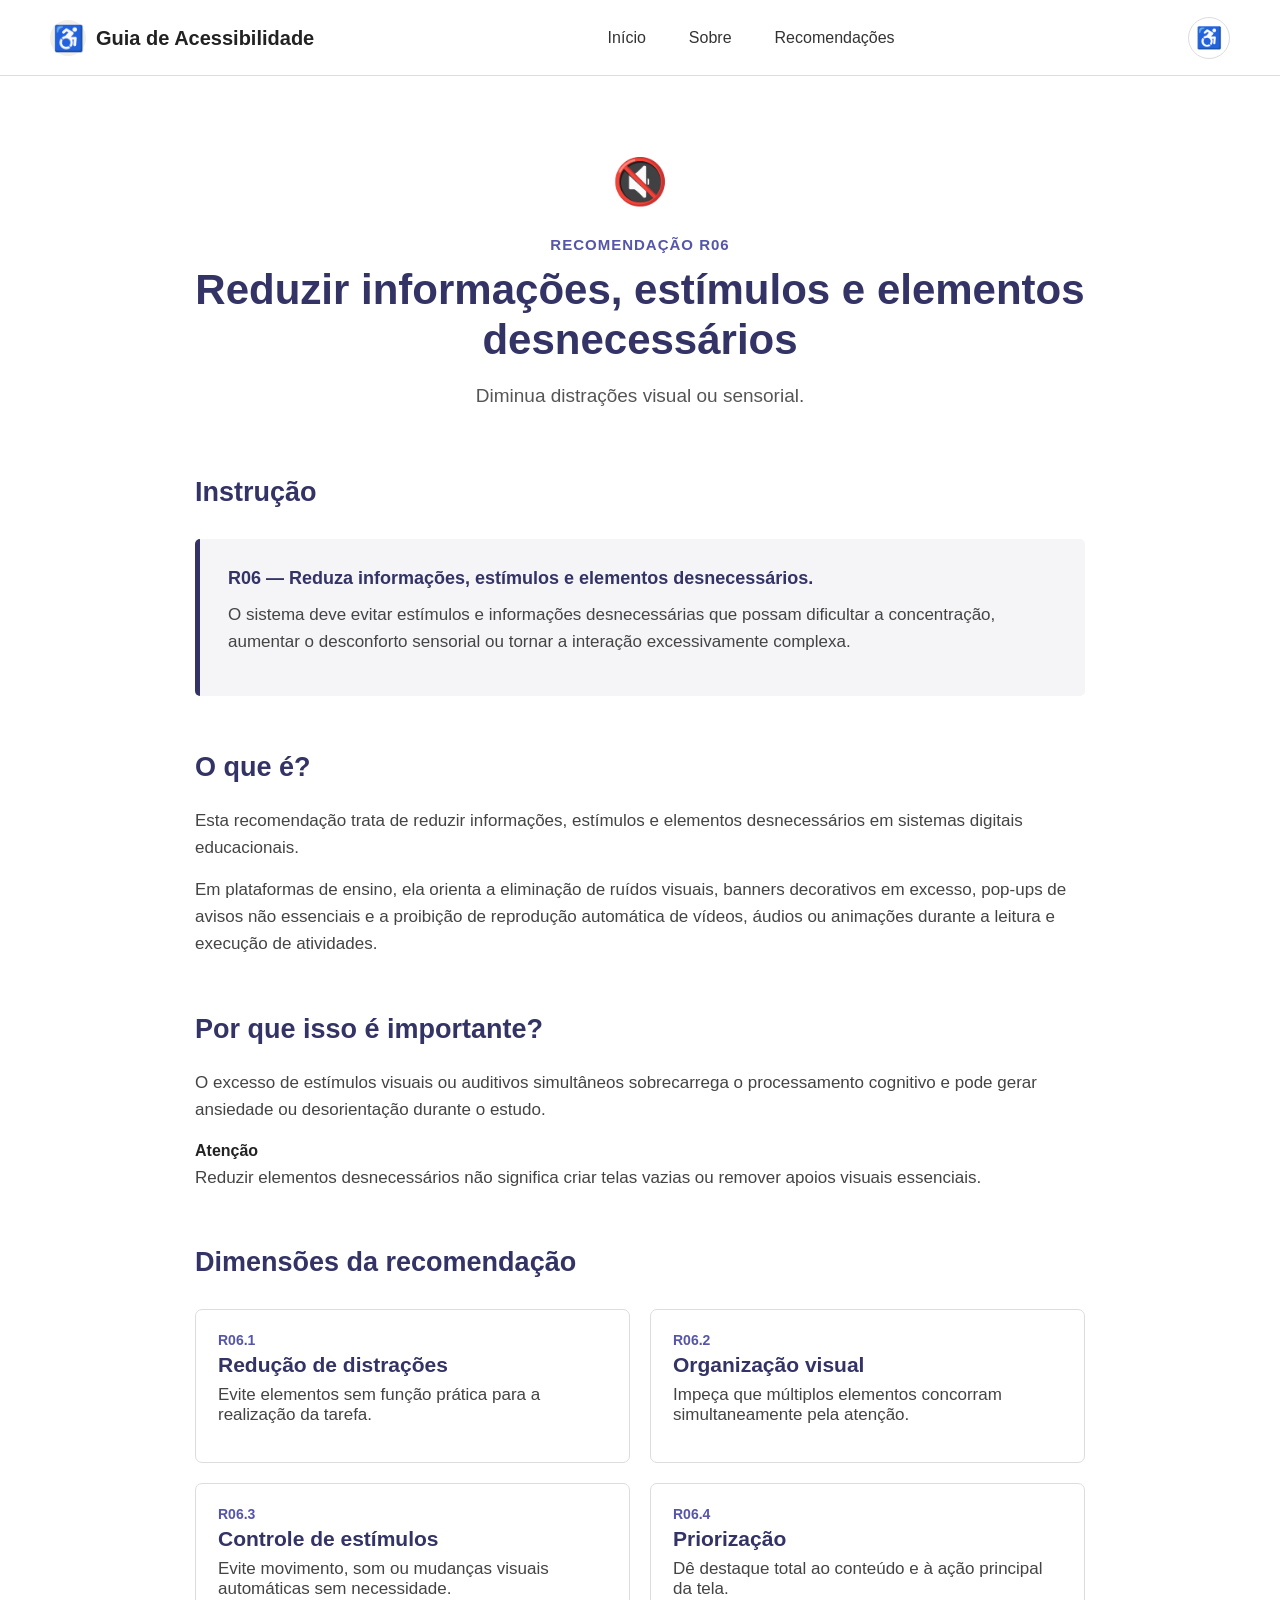
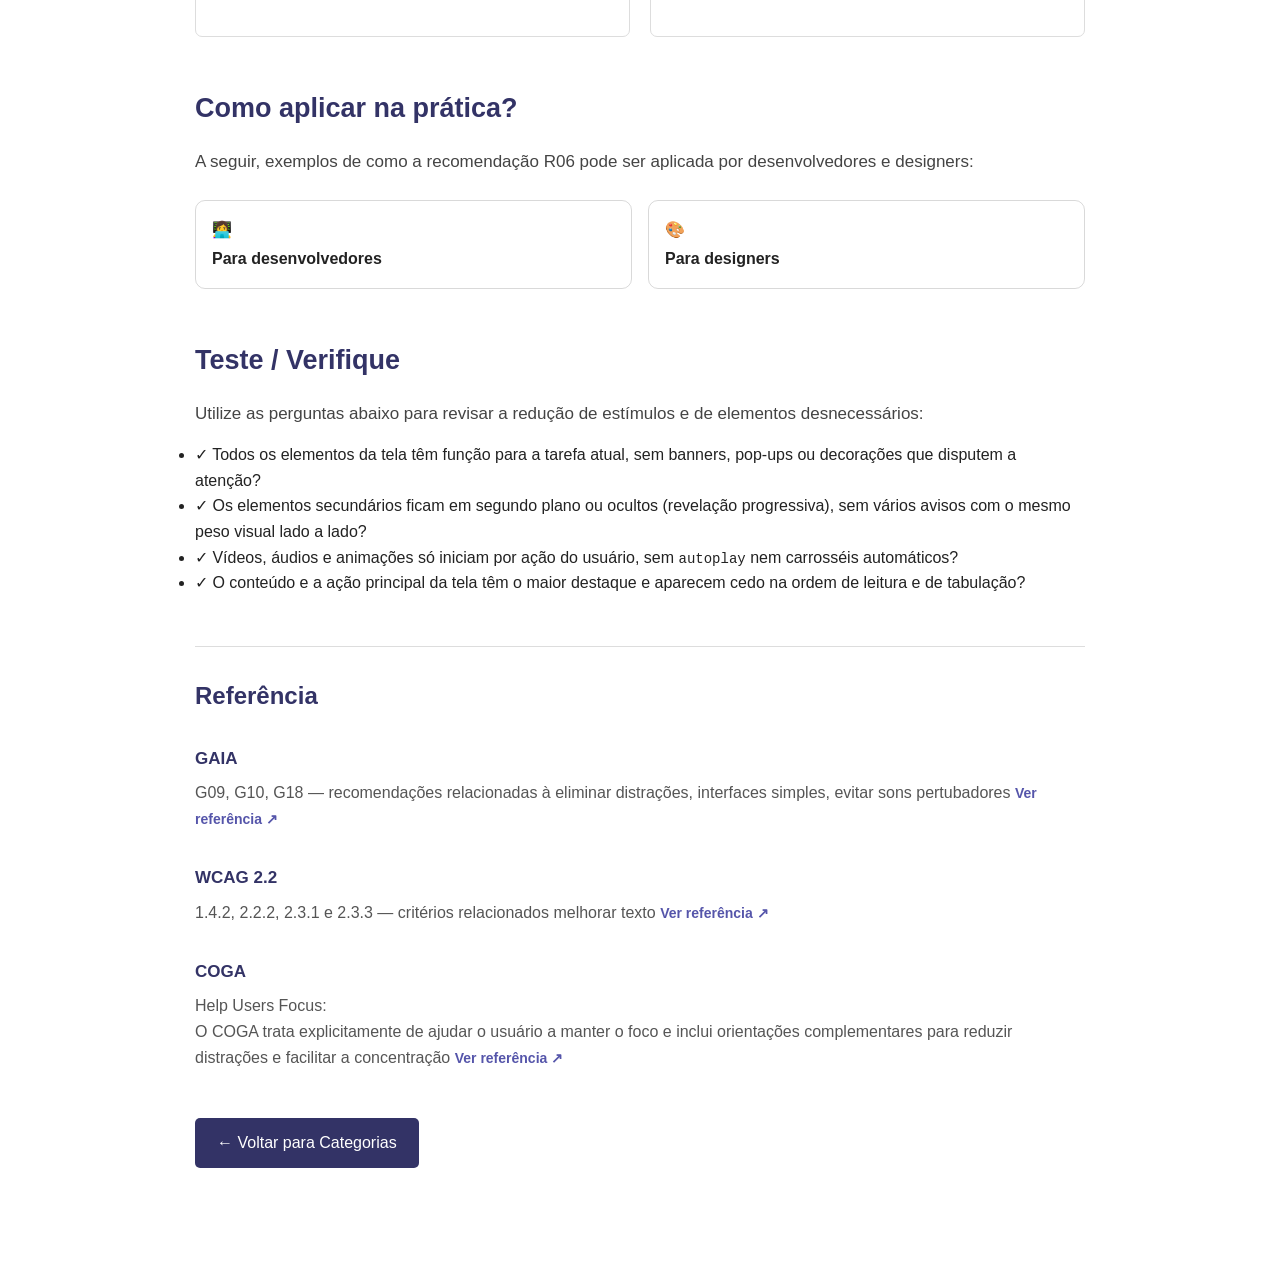
<file: categoria6.html>
<!DOCTYPE html>
<html lang="pt-BR">
<head>
    <meta charset="UTF-8">
    <meta name="viewport" content="width=device-width, initial-scale=1.0">
    <title>R06 — Redução de Sobrecarga e Estímulos | Guia de Acessibilidade</title>

    <link rel="stylesheet" href="assets/css/main.css">
    <link rel="stylesheet" href="assets/css/estiloo.css">
    <script src="assets/js/main.js" defer></script>
    <script src="assets/js/modais.js" defer></script>
</head>
<body>

<!-- =====================================================
     MENU DE NAVEGAÇÃO
===================================================== -->
<header>
    <nav class="navbar">
        <a href="index.html" class="logo">
            <span class="logo-icon">♿</span>
            <span>Guia de Acessibilidade</span>
        </a>

        <div class="menu">
            <a href="index.html">Início</a>
            <a href="index.html#sobre">Sobre</a>
            <a href="index.html#categorias">Recomendações</a>
           
        </div>

        <button class="accessibility" aria-label="Abrir opções de acessibilidade" title="Opções de acessibilidade">♿</button>
    </nav>
</header>

<!-- =====================================================
     CONTEÚDO PRINCIPAL DA PÁGINA
     Ordem: 1. Recomendação R06  2. Instrução  3. O que é?
     4. Por que é importante?  5. Dimensões (modal)
     6. Como aplicar (modal dev/design)  7. Teste / Verifique
     8. Referências
===================================================== -->
<main class="conteudo">

    <!-- 1. RECOMENDAÇÃO R06 (título da página) -->
    <section class="titulo-categoria">
        <div class="icone">🔇</div>
        <span class="codigo-recomendacao">RECOMENDAÇÃO R06</span>

        <h1>Reduzir informações, estímulos e elementos desnecessários</h1>
        <p>
            Diminua distrações visual ou sensorial.
        </p>
    </section>

    <!-- 2. INSTRUÇÃO (enunciado da recomendação) -->
    <section class="secao">
        <h2>Instrução</h2>
        <div class="recomendacao-principal">
            <strong>R06 — Reduza informações, estímulos e elementos desnecessários.</strong>
            <p>
                O sistema deve evitar estímulos e informações desnecessárias que possam dificultar a concentração, aumentar o desconforto sensorial ou tornar a interação excessivamente complexa.
            </p>
        </div>
    </section>

    <!-- 3. O QUE É -->
    <section class="secao">
        <h2>O que é?</h2>
        <p>
            Esta recomendação trata de reduzir informações, estímulos e elementos desnecessários em sistemas digitais educacionais.
        </p>
        <p>
            Em plataformas de ensino, ela orienta a eliminação de ruídos visuais, banners decorativos em excesso, pop-ups de avisos não essenciais e a proibição de reprodução automática de vídeos, áudios ou animações durante a leitura e execução de atividades.
        </p>
    </section>

    <!-- 4. POR QUE É IMPORTANTE -->
    <section class="secao">
        <h2>Por que isso é importante?</h2>
        <p>
            O excesso de estímulos visuais ou auditivos simultâneos sobrecarrega o processamento cognitivo e pode gerar ansiedade ou desorientação durante o estudo.
        </p>
        

        <div class="destaque">
            <strong>Atenção</strong>
            <p>
               Reduzir elementos desnecessários não significa criar telas vazias ou remover apoios visuais essenciais.
            </p>
        </div>
    </section>

    <!-- 5. DIMENSÕES DA RECOMENDAÇÃO (abrem modal) -->
    <section class="secao">
        <h2>Dimensões da recomendação</h2>

        <div class="dimensoes">

            <!-- R06.1 -->
            <button class="dimensao" data-preview="distracao" aria-haspopup="dialog">
                <span class="numero">R06.1</span>
                <h3>Redução de distrações</h3>
                <p>Evite elementos sem função prática para a realização da tarefa.</p>
            </button>

            <!-- R06.2 -->
            <button class="dimensao" data-preview="organizacao" aria-haspopup="dialog">
                <span class="numero">R06.2</span>
                <h3>Organização visual</h3>
                <p>Impeça que múltiplos elementos concorram simultaneamente pela atenção.</p>
            </button>

            <!-- R06.3 -->
            <button class="dimensao" data-preview="estimulos" aria-haspopup="dialog">
                <span class="numero">R06.3</span>
                <h3>Controle de estímulos</h3>
                <p>Evite movimento, som ou mudanças visuais automáticas sem necessidade.</p>
            </button>

            <!-- R06.4 -->
            <button class="dimensao" data-preview="priorizacao" aria-haspopup="dialog">
                <span class="numero">R06.4</span>
                <h3>Priorização</h3>
                <p>Dê destaque total ao conteúdo e à ação principal da tela.</p>
            </button>

        </div>
    </section>

    <!-- 6. COMO APLICAR NA PRÁTICA (modal dev / design) -->
    <section class="secao" id="como-aplicar">
        <h2>Como aplicar na prática?</h2>
        <p>
            A seguir, exemplos de como a recomendação R06 pode ser aplicada por desenvolvedores e designers:
        </p>

        <div class="cartoes-aplicar">
            <button class="cartao-aplicar" data-aplicar="desenvolvedor" aria-haspopup="dialog">
                <span class="numero">👩‍💻</span>
                <strong>Para desenvolvedores</strong>
            </button>

            <button class="cartao-aplicar" data-aplicar="design" aria-haspopup="dialog">
                <span class="numero">🎨</span>
                <strong>Para designers</strong>
            </button>
        </div>
    </section>

    <!-- 7. TESTE / VERIFIQUE (perguntas de validação) -->
    <section class="secao">
        <h2>Teste / Verifique</h2>
        <p>Utilize as perguntas abaixo para revisar a redução de estímulos e de elementos desnecessários:</p>
        <div>
            <ul>
                <li>✓ Todos os elementos da tela têm função para a tarefa atual, sem banners, pop-ups ou decorações que disputem a atenção?</li>
                <li>✓ Os elementos secundários ficam em segundo plano ou ocultos (revelação progressiva), sem vários avisos com o mesmo peso visual lado a lado?</li>
                <li>✓ Vídeos, áudios e animações só iniciam por ação do usuário, sem <code>autoplay</code> nem carrosséis automáticos?</li>
                <li>✓ O conteúdo e a ação principal da tela têm o maior destaque e aparecem cedo na ordem de leitura e de tabulação?</li>
            </ul>
        </div>
    </section>

  <section class="fundamentacao">

    <h2>Referência</h2>

    <div class="fundamentacao-item">
        <h3>GAIA</h3>
        <p>
            G09, G10, G18 — recomendações relacionadas à eliminar distrações, interfaces simples, evitar sons pertubadores
            <a href="https://gaia.wiki.br/" target="_blank" rel="noopener noreferrer">
            Ver referência ↗
        </a>
        </p>
       
    </div>

    <div class="fundamentacao-item">
        <h3>WCAG 2.2</h3>
        <p>
            1.4.2, 2.2.2, 2.3.1 e 2.3.3 — critérios relacionados
            melhorar texto <a href="https://www.w3.org/WAI/standards-guidelines/wcag/" target="_blank" rel="noopener noreferrer">
            Ver referência ↗
        </a>
        </p>
       
    </div>


    <div class="fundamentacao-item">
        <h3>COGA</h3>
        <p>
            Help Users Focus: <br>
            O COGA trata explicitamente de ajudar o usuário a 
            manter o foco e inclui orientações complementares para reduzir distrações e facilitar a concentração
             <a href="https://www.w3.org/TR/coga-user-research/" target="_blank" rel="noopener noreferrer">
            Ver referência ↗
        </a>
        </p>
       
    </div>


</section>

        <!-- <div class="recomendacao-principal">
            <p>
                Sintetiza as evidências empíricas sobre sensibilidade sensorial e cognitiva em pessoas autistas, oferecendo diretrizes técnicas para desenvolvedores e designers limparem as interfaces educacionais mantendo o foco exclusivo na aprendizagem.
            </p>
        </div>
    </section> -->

    <a href="index.html#categorias" class="voltar">← Voltar para Categorias</a>

</main>

<!-- =====================================================
     MODAIS NATIVOS (<dialog>)
===================================================== -->
<dialog id="modal-recomendacao" class="modal">
    <button class="modal-fechar" aria-label="Fechar" data-fechar-modal>✕</button>
    <div id="modal-recomendacao-conteudo"></div>
</dialog>

<dialog id="modal-aplicar" class="modal">
    <button class="modal-fechar" aria-label="Fechar" data-fechar-modal>✕</button>
    <div id="modal-aplicar-conteudo"></div>
</dialog>

<!-- =====================================================
     TEMPLATES DE CONTEÚDO DOS MODAIS
===================================================== -->

<!-- Prévia R06.1 -->
<template id="tpl-preview-distracao">
    <h3>R06.1 — Redução de distrações</h3>
    <p>Evite elementos sem função prática para a realização da tarefa.</p>
    <div class="exemplo">
        <h4>Evite × Prefira</h4>
        <div class="exemplo-ruim">
            <span class="rotulo-exemplo">✕ Evite</span>
            <p>Banners promocionais internos, pop-ups flutuantes ou decorações visuais que disputam espaço na tela de estudo.</p>
        </div>
        <div class="exemplo-bom">
            <span class="rotulo-exemplo">✓ Prefira</span>
            <p><strong>Exibir apenas o conteúdo da aula e as ferramentas necessárias para a realização da atividade atual.</strong></p>
        </div>
    </div>
</template>

<!-- Prévia R06.2 -->
<template id="tpl-preview-organizacao">
    <h3>R06.2 — Organização visual</h3>
    <p>Impeça que múltiplos elementos concorram simultaneamente pela atenção.</p>
    <div class="exemplo">
        <h4>Evite × Prefira</h4>
        <div class="exemplo-ruim">
            <span class="rotulo-exemplo">✕ Evite</span>
            <p>Exibir múltiplas caixas de avisos coloridos com o mesmo peso visual lado a lado.</p>
        </div>
        <div class="exemplo-bom">
            <span class="rotulo-exemplo">✓ Prefira</span>
            <p><strong>Utilizar revelação progressiva para informações secundárias, mantendo a tela limpa.</strong></p>
        </div>
    </div>
</template>

<!-- Prévia R06.3 -->
<template id="tpl-preview-estimulos">
    <h3>R06.3 — Controle de estímulos</h3>
    <p>Evite movimento, som ou mudanças visuais automáticas sem necessidade.</p>
    <div class="exemplo">
        <h4>Evite × Prefira</h4>
        <div class="exemplo-ruim">
            <span class="rotulo-exemplo">✕ Evite</span>
            <p>Vídeos ou áudios com reprodução automática (autoplay) e carrosséis com transição contínua.</p>
        </div>
        <div class="exemplo-bom">
            <span class="rotulo-exemplo">✓ Prefira</span>
            <p><strong>Exigir ação explícita do usuário para iniciar vídeos ou mídias (botão Play explícito).</strong></p>
        </div>
    </div>
</template>

<!-- Prévia R06.4 -->
<template id="tpl-preview-priorizacao">
    <h3>R06.4 — Priorização</h3>
    <p>Dê destaque total ao conteúdo e à ação principal da tela.</p>
    <div class="exemplo">
        <h4>Evite × Prefira</h4>
        <div class="exemplo-ruim">
            <span class="rotulo-exemplo">✕ Evite</span>
            <p>Botão de entrega de atividade camuflado entre menus laterais e links secundários de rodapé.</p>
        </div>
        <div class="exemplo-bom">
            <span class="rotulo-exemplo">✓ Prefira</span>
            <p><strong>Posicionar a área de leitura e o botão de ação em primeiro plano centralizado.</strong></p>
        </div>
    </div>
</template>

<!-- Como aplicar — desenvolvedor -->
<template id="tpl-aplicar-desenvolvedor">

    <h3>👩‍💻 Como o desenvolvedor pode aplicar a R06</h3>

    <p>
        Um resumo do que a marcação precisa garantir,
        juntando as quatro dimensões da recomendação:
    </p>

    <ul class="lista">
        <li><strong>Redução de distrações:</strong> não gere banners, notificações ou animações sem função para a tarefa; mantenha elementos decorativos fora da árvore de acessibilidade usando <code>aria-hidden="true"</code>.</li>
        <li><strong>Organização visual:</strong> evite a injeção dinâmica de pop-ups ou modais intrusivos durante o fluxo de leitura do estudante.</li>
        <li><strong>Controle de estímulos:</strong> remova atributos de reprodução automática (<code>autoplay</code>) de tags de <code>&lt;video&gt;</code> e <code>&lt;audio&gt;</code> e desative carrosséis automáticos.</li>
        <li><strong>Priorização:</strong> estruture o HTML colocando o elemento de ação principal (ex: o botão de iniciar o questionário) em destaque no fluxo de tabulação.</li>
    </ul>

    <h4>Código</h4>

    <pre><code>&lt;section aria-labelledby="titulo-atividade-limpa"&gt;

&lt;!-- R06.4 — PRIORIZAÇÃO: foco no conteúdo principal --&gt;
&lt;h2 id="titulo-atividade-limpa"&gt;
    Leitura do Capítulo 02 — Estruturas Semânticas
&lt;/h2&gt;

&lt;p class="instrucao-destaque"&gt;
    Leia o capítulo indicado abaixo e responda ao questionário ao final.
&lt;/p&gt;

&lt;!-- R06.3 — CONTROLE DE ESTÍMULOS: vídeo SEM autoplay e com controles manuais --&gt;
&lt;div class="video-container"&gt;
    &lt;h3&gt;Vídeo Explicativo (Opcional)&lt;/h3&gt;
    &lt;video controls preload="metadata" aria-label="Vídeo introdutório sobre estruturas semânticas"&gt;
        &lt;source src="video-aula.mp4" type="video/mp4"&gt;
        Seu navegador não suporta este vídeo.
    &lt;/video&gt;
&lt;/div&gt;

&lt;!-- R06.1 e R06.2 — REDUÇÃO DE DISTRAÇÕES: elemento decorativo oculto para leitores de tela --&gt;
&lt;div class="divisor-decorativo" aria-hidden="true"&gt;&lt;/div&gt;

&lt;!-- Ação principal sem elementos concorrentes --&gt;
&lt;a href="questionario.html" class="btn-acao-principal"&gt;
    Iniciar questionário
&lt;/a&gt;

&lt;/section&gt;</code></pre>

    
</template>

<!-- Como aplicar — design -->
<template id="tpl-aplicar-design">
    <h3>🎨 Como o designer pode aplicar a R06</h3>
    <!-- <p>Projete interfaces limpas que minimizem ruídos visuais e sobrecarga cognitiva:</p>
    <ul class="lista">
        <li><strong>Sossego Sensorial:</strong> Elimine animações decorativas contínuas e evite cores saturadas em grandes superfícies.</li>
        <li><strong>Revelação Progressiva:</strong> Mantenha visível apenas o que for essencial para o passo atual, ocultando detalhes em menus colapsáveis.</li>
        <li><strong>Sem Autoplay:</strong> Nunca configure áudios ou vídeos para tocar automaticamente nos protótipos de tela.</li>
    </ul> -->
    <p>Em construção</p>
</template>

<!-- =====================================================
     BOTÃO VOLTAR AO TOPO
===================================================== -->
<button id="voltarTopo" aria-label="Voltar ao topo" title="Voltar ao topo">↑</button>

</body>
</html>
</file>
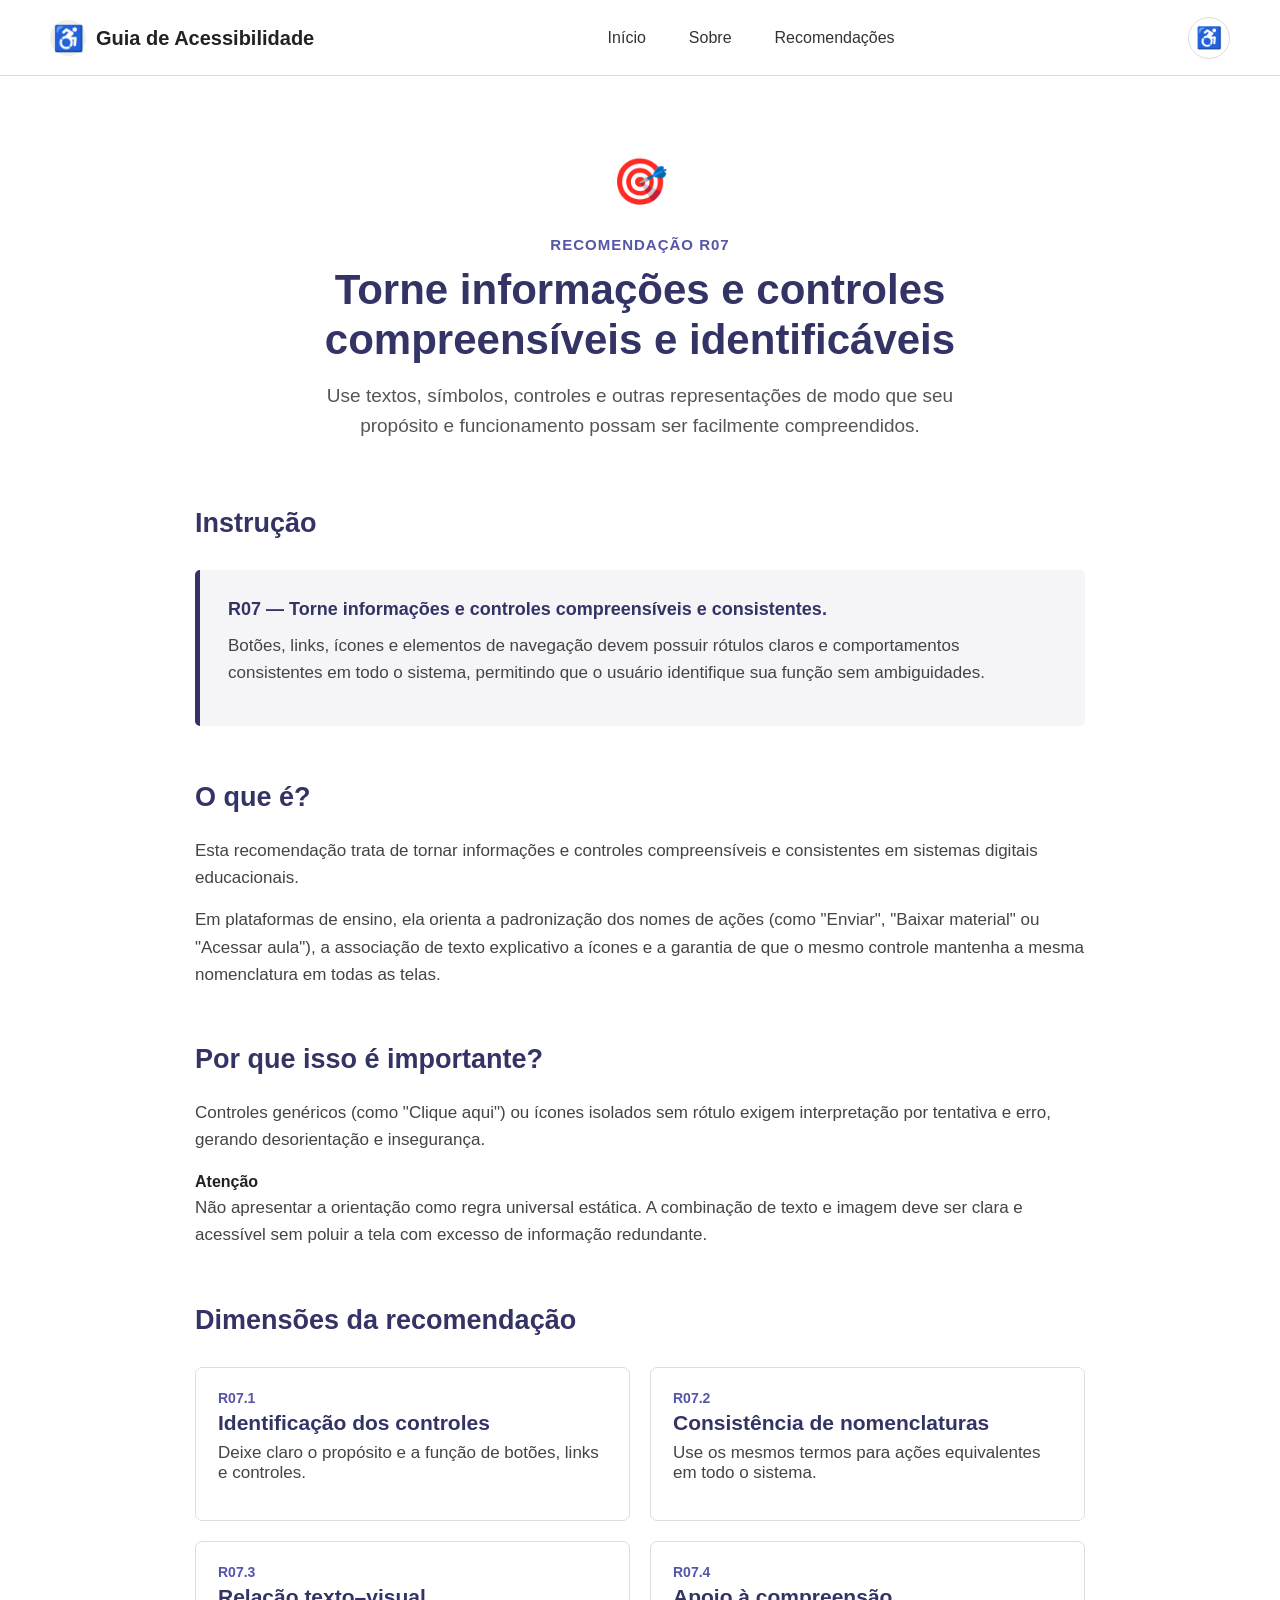
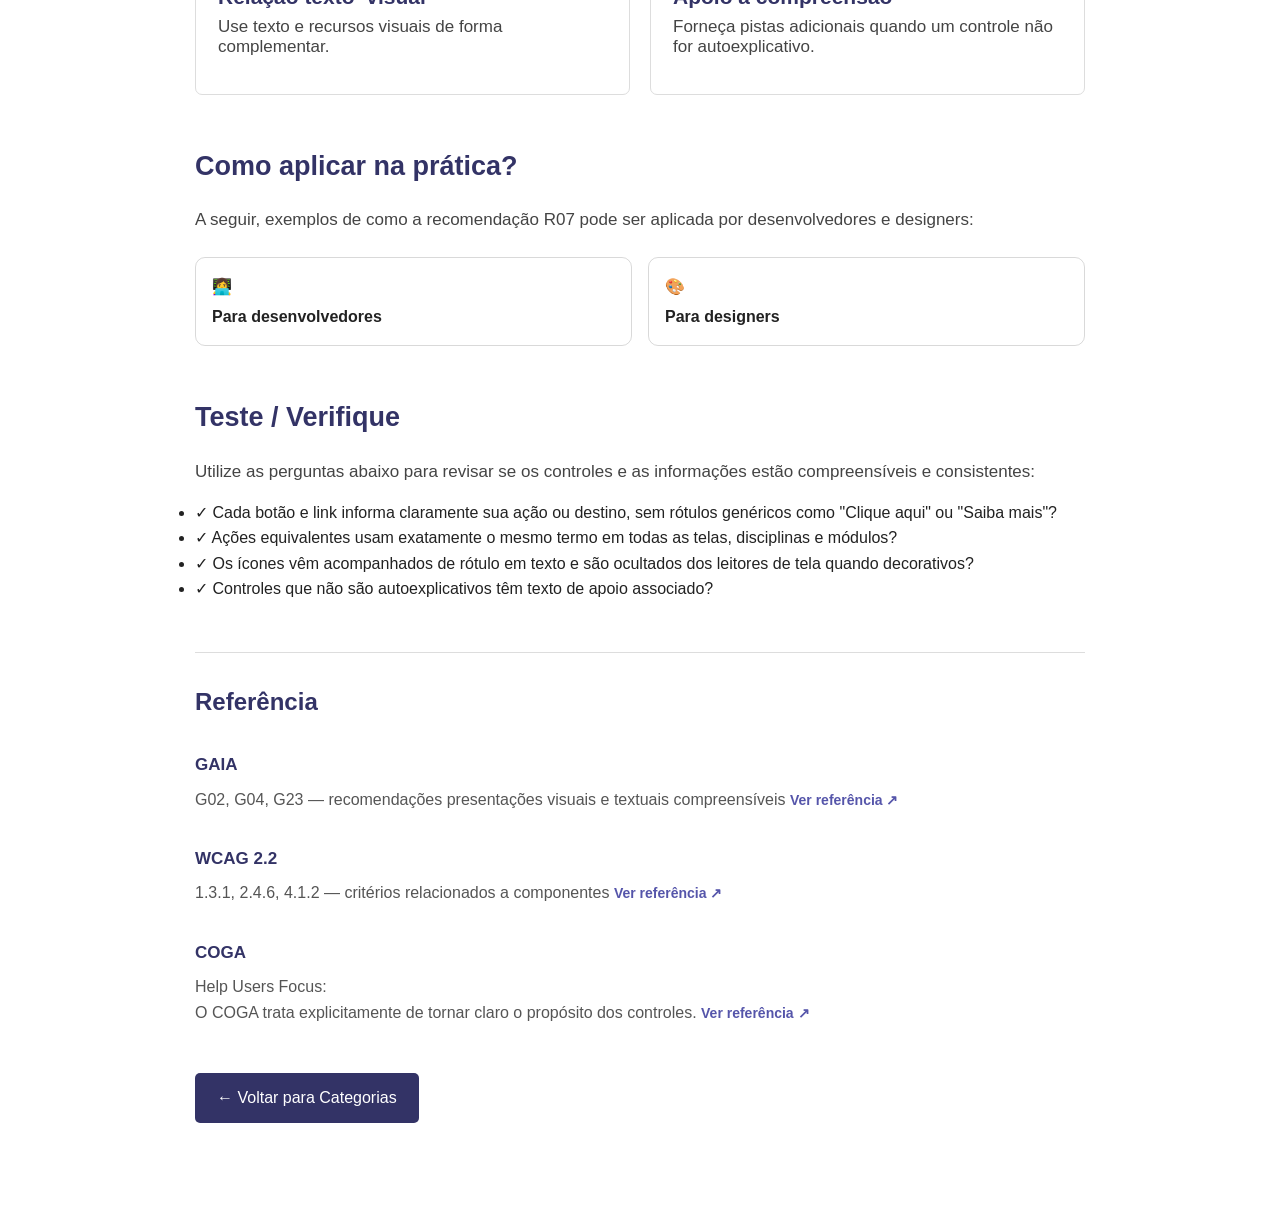
<file: categoria7.html>
<!DOCTYPE html>
<html lang="pt-BR">
<head>
    <meta charset="UTF-8">
    <meta name="viewport" content="width=device-width, initial-scale=1.0">
    <title>R07 — Controles Compreensíveis e Consistentes | Guia de Acessibilidade</title>

    <link rel="stylesheet" href="assets/css/main.css">
    <link rel="stylesheet" href="assets/css/estiloo.css">
    <script src="assets/js/main.js" defer></script>
    <script src="assets/js/modais.js" defer></script>
</head>
<body>

<!-- =====================================================
     MENU DE NAVEGAÇÃO
===================================================== -->
<header>
    <nav class="navbar">
        <a href="index.html" class="logo">
            <span class="logo-icon">♿</span>
            <span>Guia de Acessibilidade</span>
        </a>

        <div class="menu">
            <a href="index.html">Início</a>
            <a href="index.html#sobre">Sobre</a>
            <a href="index.html#categorias">Recomendações</a>
        
        </div>

        <button class="accessibility" aria-label="Abrir opções de acessibilidade" title="Opções de acessibilidade">♿</button>
    </nav>
</header>

<!-- =====================================================
     CONTEÚDO PRINCIPAL DA PÁGINA
     Ordem: 1. Recomendação R07  2. Instrução  3. O que é?
     4. Por que é importante?  5. Dimensões (modal)
     6. Como aplicar (modal dev/design)  7. Teste / Verifique
     8. Referências
===================================================== -->
<main class="conteudo">

    <!-- 1. RECOMENDAÇÃO R07 (título da página) -->
    <section class="titulo-categoria">
        <div class="icone">🎯</div>
        <span class="codigo-recomendacao">RECOMENDAÇÃO R07</span>

        <h1>Torne informações e controles compreensíveis e identificáveis</h1>
        <p>
            Use textos, símbolos, controles e outras representações de modo que seu propósito e funcionamento possam ser facilmente compreendidos.
        </p>
    </section>

    <!-- 2. INSTRUÇÃO (enunciado da recomendação) -->
    <section class="secao">
        <h2>Instrução</h2>
        <div class="recomendacao-principal">
            <strong>R07 — Torne informações e controles compreensíveis e consistentes.</strong>
            <p>
                Botões, links, ícones e elementos de navegação devem possuir rótulos claros e comportamentos consistentes em todo o sistema, permitindo que o usuário identifique sua função sem ambiguidades.
            </p>
        </div>
    </section>

    <!-- 3. O QUE É -->
    <section class="secao">
        <h2>O que é?</h2>
        <p>
            Esta recomendação trata de tornar informações e controles compreensíveis e consistentes em sistemas digitais educacionais.
        </p>
        <p>
            Em plataformas de ensino, ela orienta a padronização dos nomes de ações (como "Enviar", "Baixar material" ou "Acessar aula"), a associação de texto explicativo a ícones e a garantia de que o mesmo controle mantenha a mesma nomenclatura em todas as telas.
        </p>
    </section>

    <!-- 4. POR QUE É IMPORTANTE -->
    <section class="secao">
        <h2>Por que isso é importante?</h2>
        <p>
            Controles genéricos (como "Clique aqui") ou ícones isolados sem rótulo exigem interpretação por tentativa e erro, gerando desorientação e insegurança.
        </p>


        <div class="destaque">
            <strong>Atenção</strong>
            <p>
                Não apresentar a orientação como regra universal estática. A combinação de texto e imagem deve ser clara e acessível sem poluir a tela com excesso de informação redundante.
            </p>
        </div>
    </section>

    <!-- 5. DIMENSÕES DA RECOMENDAÇÃO (abrem modal) -->
    <section class="secao">
        <h2>Dimensões da recomendação</h2>

        <div class="dimensoes">

            <!-- R07.1 -->
            <button class="dimensao" data-preview="identificacao" aria-haspopup="dialog">
                <span class="numero">R07.1</span>
                <h3>Identificação dos controles</h3>
                <p>Deixe claro o propósito e a função de botões, links e controles.</p>
            </button>

            <!-- R07.2 -->
            <button class="dimensao" data-preview="nomenclaturas" aria-haspopup="dialog">
                <span class="numero">R07.2</span>
                <h3>Consistência de nomenclaturas</h3>
                <p>Use os mesmos termos para ações equivalentes em todo o sistema.</p>
            </button>

            <!-- R07.3 -->
            <button class="dimensao" data-preview="relacao" aria-haspopup="dialog">
                <span class="numero">R07.3</span>
                <h3>Relação texto–visual</h3>
                <p>Use texto e recursos visuais de forma complementar.</p>
            </button>

            <!-- R07.4 -->
            <button class="dimensao" data-preview="apoio" aria-haspopup="dialog">
                <span class="numero">R07.4</span>
                <h3>Apoio à compreensão</h3>
                <p>Forneça pistas adicionais quando um controle não for autoexplicativo.</p>
            </button>

        </div>
    </section>

    <!-- 6. COMO APLICAR NA PRÁTICA (modal dev / design) -->
    <section class="secao" id="como-aplicar">
        <h2>Como aplicar na prática?</h2>
        <p>
            A seguir, exemplos de como a recomendação R07 pode ser aplicada por desenvolvedores e designers:
        </p>

        <div class="cartoes-aplicar">
            <button class="cartao-aplicar" data-aplicar="desenvolvedor" aria-haspopup="dialog">
                <span class="numero">👩‍💻</span>
                <strong>Para desenvolvedores</strong>
            </button>

            <button class="cartao-aplicar" data-aplicar="design" aria-haspopup="dialog">
                <span class="numero">🎨</span>
                <strong>Para designers</strong>
            </button>
        </div>
    </section>

    <!-- 7. TESTE / VERIFIQUE (perguntas de validação) -->
    <section class="secao">
        <h2>Teste / Verifique</h2>
        <p>Utilize as perguntas abaixo para revisar se os controles e as informações estão compreensíveis e consistentes:</p>
        <div>
            <ul>
                <li>✓ Cada botão e link informa claramente sua ação ou destino, sem rótulos genéricos como "Clique aqui" ou "Saiba mais"?</li>
                <li>✓ Ações equivalentes usam exatamente o mesmo termo em todas as telas, disciplinas e módulos?</li>
                <li>✓ Os ícones vêm acompanhados de rótulo em texto e são ocultados dos leitores de tela quando decorativos?</li>
                <li>✓ Controles que não são autoexplicativos têm texto de apoio associado?</li>
            </ul>
        </div>
    </section>

   <section class="fundamentacao">

    <h2>Referência</h2>

    <div class="fundamentacao-item">
        <h3>GAIA</h3>
        <p>
            G02, G04, G23 — recomendações presentações visuais e textuais compreensíveis
            <a href="https://gaia.wiki.br/" target="_blank" rel="noopener noreferrer">
            Ver referência ↗
        </a>
        </p>
       
    </div>

    <div class="fundamentacao-item">
        <h3>WCAG 2.2</h3>
        <p>
            1.3.1, 2.4.6, 4.1.2 — critérios relacionados
            a componentes <a href="https://www.w3.org/WAI/standards-guidelines/wcag/" target="_blank" rel="noopener noreferrer">
            Ver referência ↗
        </a>
        </p>
       
    </div>


    <div class="fundamentacao-item">
        <h3>COGA</h3>
        <p>
            Help Users Focus: <br>
            O COGA trata explicitamente de tornar claro o propósito dos controles.
             <a href="https://www.w3.org/TR/coga-user-research/" target="_blank" rel="noopener noreferrer">
            Ver referência ↗
        </a>
        </p>
       
    </div>


</section>

    <a href="index.html#categorias" class="voltar">← Voltar para Categorias</a>

</main>

<!-- =====================================================
     MODAIS NATIVOS (<dialog>)
===================================================== -->
<dialog id="modal-recomendacao" class="modal">
    <button class="modal-fechar" aria-label="Fechar" data-fechar-modal>✕</button>
    <div id="modal-recomendacao-conteudo"></div>
</dialog>

<dialog id="modal-aplicar" class="modal">
    <button class="modal-fechar" aria-label="Fechar" data-fechar-modal>✕</button>
    <div id="modal-aplicar-conteudo"></div>
</dialog>

<!-- =====================================================
     TEMPLATES DE CONTEÚDO DOS MODAIS
===================================================== -->

<!-- Prévia R07.1 -->
<template id="tpl-preview-identificacao">
    <h3>R07.1 — Identificação dos controles</h3>
    <p>Deixe claro o propósito de botões, links e controles.</p>
    <div class="exemplo">
        <h4>Evite × Prefira</h4>
        <div class="exemplo-ruim">
            <span class="rotulo-exemplo">✕ Evite</span>
            <p>Botões marcados apenas com "Clique aqui" ou "Saiba mais" sem indicar o destino ou a ação.</p>
        </div>
        <div class="exemplo-bom">
            <span class="rotulo-exemplo">✓ Prefira</span>
            <p><strong>Descrever a ação de forma completa e explícita: "Baixar plano de ensino em PDF".</strong></p>
        </div>
    </div>
</template>

<!-- Prévia R07.2 -->
<template id="tpl-preview-nomenclaturas">
    <h3>R07.2 — Consistência de nomenclaturas</h3>
    <p>Use os mesmos termos para ações equivalentes em todo o sistema.</p>
    <div class="exemplo">
        <h4>Evite × Prefira</h4>
        <div class="exemplo-ruim">
            <span class="rotulo-exemplo">✕ Evite</span>
            <p>Usar "Enviar" na Unidade 1, "Submeter" na Unidade 2 e "Confirmar" na Unidade 3 para a mesma ação.</p>
        </div>
        <div class="exemplo-bom">
            <span class="rotulo-exemplo">✓ Prefira</span>
            <p><strong>Padronizar o termo "Enviar atividade" em todas as disciplinas e módulos do sistema.</strong></p>
        </div>
    </div>
</template>

<!-- Prévia R07.3 -->
<template id="tpl-preview-relacao">
    <h3>R07.3 — Relação texto–visual</h3>
    <p>Use texto e recursos visuais de forma complementar.</p>
    <div class="exemplo">
        <h4>Evite × Prefira</h4>
        <div class="exemplo-ruim">
            <span class="rotulo-exemplo">✕ Evite</span>
            <p>Utilizar ícones isolados sem rótulo em texto para acionar funções importantes da aula.</p>
        </div>
        <div class="exemplo-bom">
            <span class="rotulo-exemplo">✓ Prefira</span>
            <p><strong>Acompanhar o ícone visual sempre com o texto explicativo correspondente.</strong></p>
        </div>
    </div>
</template>

<!-- Prévia R07.4 -->
<template id="tpl-preview-apoio">
    <h3>R07.4 — Apoio à compreensão</h3>
    <p>Use representações adicionais quando ajudarem, sem exigir uma única pista.</p>
    <div class="exemplo">
        <h4>Evite × Prefira</h4>
        <div class="exemplo-ruim">
            <span class="rotulo-exemplo">✕ Evite</span>
            <p>Confiar apenas em uma sigla técnica sem fornecer tooltip ou texto de apoio explicativo.</p>
        </div>
        <div class="exemplo-bom">
            <span class="rotulo-exemplo">✓ Prefira</span>
            <p><strong>Incluir descrição de apoio para explicar controles complexos.</strong></p>
        </div>
    </div>
</template>

<!-- Como aplicar — desenvolvedor -->
<template id="tpl-aplicar-desenvolvedor">

    <h3>👩‍💻 Como o desenvolvedor pode aplicar a R07</h3>

    <p>
        Um resumo do que a marcação precisa garantir,
        juntando as quatro dimensões da recomendação:
    </p>

    <ul class="lista">
        <li><strong>Identificação dos controles:</strong> forneça rótulos acessíveis transparentes usando textos visíveis diretos ou <code>aria-label</code>/<code>aria-labelledby</code> para todos os botões e links.</li>
        <li><strong>Consistência de nomenclaturas:</strong> reutilize exatamente os mesmos termos para ações equivalentes em todas as páginas (ex: padronizar "Baixar material" em vez de alternar com "Download" ou "Baixar").</li>
        <li><strong>Relação texto–visual:</strong> combine ícones visuais com rótulos em texto legível, ocultando os ícones de leitores de tela com <code>aria-hidden="true"</code>.</li>
        <li><strong>Apoio à compreensão:</strong> vincule textos explicativos auxiliares aos controles através do atributo <code>aria-describedby</code>.</li>
    </ul>

    <h4>Código</h4>

    <pre><code>&lt;section aria-labelledby="titulo-materiais"&gt;

&lt;h2 id="titulo-materiais"&gt;
    Materiais Didáticos da Unidade
&lt;/h2&gt;

&lt;p&gt;Acesse ou baixe os arquivos da aula abaixo.&lt;/p&gt;

&lt;!-- R07.1 e R07.3 — IDENTIFICAÇÃO E RELAÇÃO TEXTO-VISUAL: ícone + texto visível no botão --&gt;
&lt;a href="apostila.pdf" class="btn-acao" aria-describedby="ajuda-download"&gt;
    &lt;span aria-hidden="true"&gt;📥&lt;/span&gt;
    Baixar material da aula
&lt;/a&gt;

&lt;!-- R07.4 — APOIO À COMPREENSÃO: texto de apoio associado por aria-describedby --&gt;
&lt;p id="ajuda-download" class="texto-apoio"&gt;
    Formato PDF (Tamanho: 2.4 MB). Abre em leitor de documentos.
&lt;/p&gt;

&lt;!-- R07.2 — CONSISTÊNCIA DE NOMENCLATURA: termo "Baixar" padronizado --&gt;
&lt;div class="lista-downloads"&gt;
    &lt;h3&gt;Outros arquivos&lt;/h3&gt;
    &lt;ul&gt;
        &lt;li&gt;
            &lt;a href="exercicios.pdf"&gt;
                &lt;span aria-hidden="true"&gt;📄&lt;/span&gt; Baixar exercícios
            &lt;/a&gt;
        &lt;/li&gt;
        &lt;li&gt;
            &lt;a href="gabarito.pdf"&gt;
                &lt;span aria-hidden="true"&gt;📄&lt;/span&gt; Baixar gabarito
            &lt;/a&gt;
        &lt;/li&gt;
    &lt;/ul&gt;
&lt;/div&gt;

&lt;/section&gt;</code></pre>

   

</template>

<!-- Como aplicar — design -->
<template id="tpl-aplicar-design">
    <h3>🎨 Como o designer pode aplicar a R07</h3>
    <!-- <p>Projete elementos interativos com propósito evidente e linguagem padronizada:</p> -->
    <!-- <ul class="lista">
        <li><strong>Rotulagem Clara:</strong> Evite ícones soltos para ações complexas — combine sempre um ícone a um rótulo em texto.</li>
        <li><strong>Padronização de Termos:</strong> Mantenha a mesma nomenclatura de botões e links em todas as telas da plataforma.</li>
        <li><strong>Clareza Contextual:</strong> Evite termos genéricos como "Clique aqui" ou "Mais" — prefira termos descritivos voltados à tarefa.</li>
    </ul> -->
    <p>Em construção </p>
</template>

<!-- =====================================================
     BOTÃO VOLTAR AO TOPO
===================================================== -->
<button id="voltarTopo" aria-label="Voltar ao topo" title="Voltar ao topo">↑</button>

</body>
</html>
</file>
<file: assets/css/main.css>
/* =========================
   CATEGORIAS
========================= */

.categorias {
    padding: 90px 20px;
    background-color: #f8f8f8;
}

.categorias-container {
    max-width: 1100px;
    margin: 0 auto;
    text-align: center;
}

.categorias h2 {
    font-size: 36px;
    color: #222222;
    margin-bottom: 15px;
}

.categorias-intro {
    max-width: 650px;
    margin: 0 auto 50px;

    font-size: 18px;
    line-height: 1.6;

    color: #555555;
}


/* GRID */

.categorias-grid {
    display: grid;

    grid-template-columns: repeat(3, 1fr);

    gap: 25px;
}


/* CARDS */

.categoria-card {
    background-color: #ffffff;

    padding: 30px;

    border: 1px solid #e2e2e2;
    border-radius: 8px;

    text-decoration: none;
    color: inherit;

    text-align: left;

    transition: 0.2s;
}


.categoria-card:hover {
    transform: translateY(-4px);

    border-color: #333366;

    box-shadow: 0 5px 20px rgba(0, 0, 0, 0.08);
}


/* ÍCONE */

.categoria-icon {
    font-size: 32px;

    margin-bottom: 18px;
}


/* TÍTULO */

.categoria-card h3 {
    font-size: 21px;

    margin-bottom: 12px;

    color: #333366;
}


/* TEXTO */

.categoria-card p {
    font-size: 15px;

    line-height: 1.6;

    color: #555555;
}


/* RESPONSIVO */

@media (max-width: 900px) {

    .categorias-grid {
        grid-template-columns: repeat(2, 1fr);
    }

}


@media (max-width: 768px) {

    header {
        padding: 0 20px;
    }

    .navbar {
        height: auto;
        min-height: 75px;
        flex-wrap: wrap;
        padding: 15px 0;
        gap: 15px;
    }

    .menu {
        gap: 18px;
        order: 3;
        width: 100%;
        justify-content: center;
    }

    .menu a {
        font-size: 14px;
    }

    .hero h1 {
        font-size: 34px;
    }

    .hero p {
        font-size: 17px;
    }


    /* CATEGORIAS NO CELULAR */

    .categorias {
        padding: 70px 20px;
    }

    .categorias-grid {
        grid-template-columns: 1fr;
    }

    .categorias h2 {
        font-size: 30px;
    }

}

/* =========================
   CATEGORIAS
========================= */

.categorias {
    padding: 90px 50px;
    background-color: #f7f7f7;
}

.categorias-container {
    max-width: 1200px;
    margin: 0 auto;
    text-align: center;
}

.categorias h2 {
    font-size: 36px;
    color: #222222;
    margin-bottom: 15px;
}

.categorias-intro {
    max-width: 650px;
    margin: 0 auto 50px;

    font-size: 18px;
    line-height: 1.6;

    color: #555555;
}


/* =========================
   GRID DAS CATEGORIAS
========================= */

.categorias-grid {
    display: grid;

    grid-template-columns: repeat(3, 1fr);

    gap: 25px;
}


/* =========================
   CARD
========================= */

.categoria-card {
    display: block;

    background-color: #ffffff;

    padding: 30px;

    border: 1px solid #dddddd;
    border-radius: 8px;

    text-decoration: none;
    color: #222222;

    text-align: left;

    transition: 0.2s;
}


/* efeito quando passa o mouse */

.categoria-card:hover {
    transform: translateY(-5px);

    border-color: #333366;

    box-shadow: 0 8px 20px rgba(0, 0, 0, 0.08);
}


/* =========================
   ÍCONE
========================= */

.categoria-icon {
    font-size: 32px;

    margin-bottom: 18px;
}


/* =========================
   TÍTULO DO CARD
========================= */

.categoria-card h3 {
    font-size: 21px;

    margin-bottom: 12px;

    color: #333366;
}


/* =========================
   TEXTO DO CARD
========================= */

.categoria-card p {
    font-size: 15px;

    line-height: 1.6;

    color: #555555;
} 


/*  teste*/ 

/* =====================================================
           CONFIGURAÇÕES GERAIS
        ===================================================== */

        * {
            margin: 0;
            padding: 0;
            box-sizing: border-box;
        }


        body {

            font-family: Arial, Helvetica, sans-serif;

            background-color: #ffffff;

            color: #222222;

            line-height: 1.6;
        }


        /* =====================================================
           MENU
        ===================================================== */

        header {

            width: 100%;

            background-color: #ffffff;

            border-bottom: 1px solid #dddddd;

            padding: 0 50px;
        }


        .navbar {

            max-width: 1200px;

            height: 75px;

            margin: 0 auto;

            display: flex;

            align-items: center;

            justify-content: space-between;
        }


        .logo {

            display: flex;

            align-items: center;

            gap: 10px;

            font-size: 20px;

            font-weight: bold;

            color: #222222;

            text-decoration: none;
        }


        .logo-icon {

            font-size: 25px;
        }


        .menu {

            display: flex;

            align-items: center;

            gap: 35px;
        }


        .menu a {

            text-decoration: none;

            color: #333333;

            font-size: 16px;

            transition: 0.2s;
        }


        .menu a:hover {

            color: #5555aa;
        }


        /* =====================================================
           BOTÃO DE ACESSIBILIDADE
        ===================================================== */

        .accessibility {

            width: 42px;

            height: 42px;

            border: 1px solid #dddddd;

            border-radius: 50%;

            background-color: #ffffff;

            display: flex;

            align-items: center;

            justify-content: center;

            font-size: 21px;

            cursor: pointer;
        }


        .accessibility:hover {

            background-color: #f2f2f2;
        }


        /* =====================================================
           CONTEÚDO
        ===================================================== */

        .conteudo {

            max-width: 950px;

            margin: 0 auto;

            padding: 70px 30px 100px;
        }


        /* =====================================================
           TÍTULO DA RECOMENDAÇÃO
        ===================================================== */

        .titulo-categoria {

            text-align: center;

            margin-bottom: 65px;
        }


        .titulo-categoria .icone {

            font-size: 45px;

            margin-bottom: 15px;
        }


        .codigo-recomendacao {

            display: block;

            color: #5555aa;

            font-size: 15px;

            font-weight: bold;

            margin-bottom: 8px;

            letter-spacing: 1px;
        }


        .titulo-categoria h1 {

            font-size: 42px;

            margin-bottom: 15px;

            color: #333366;

            line-height: 1.2;
        }


        .titulo-categoria p {

            font-size: 19px;

            color: #555555;

            max-width: 700px;

            margin: auto;
        }


        /* =====================================================
           SEÇÕES
        ===================================================== */

        .secao {

            margin-bottom: 55px;
        }


        .secao h2 {

            font-size: 27px;

            color: #333366;

            margin-bottom: 18px;
        }


        .secao h3 {

            font-size: 21px;

            color: #333366;

            margin-bottom: 10px;
        }


        .secao p {

            font-size: 17px;

            color: #444444;

            margin-bottom: 15px;
        }


        /* =====================================================
           DESTAQUE DA RECOMENDAÇÃO
        ===================================================== */

        .recomendacao-principal {

            background-color: #f5f5f8;

            border-left: 5px solid #333366;

            padding: 25px 28px;

            margin: 25px 0;

            border-radius: 5px;
        }


        .recomendacao-principal strong {

            display: block;

            color: #333366;

            font-size: 18px;

            margin-bottom: 8px;
        }


        .recomendacao-principal p {

            margin-bottom: 0;
        }


        /* =====================================================
           SELETOR DE PERFIL (DESENVOLVEDOR / DESIGNER)
        ===================================================== */

        .perfil-seletor {

            display: flex;

            gap: 15px;

            margin: 25px 0 35px;

            flex-wrap: wrap;
        }


        .perfil-btn {

            flex: 1;

            min-width: 220px;

            border: 2px solid #dddddd;

            border-radius: 8px;

            background-color: #ffffff;

            padding: 18px 20px;

            font-size: 17px;

            font-weight: bold;

            color: #444444;

            cursor: pointer;

            transition: 0.2s;

            font-family: inherit;

            text-align: center;
        }


        .perfil-btn:hover {

            border-color: #5555aa;

            background-color: #fafafa;
        }


        .perfil-btn:focus {

            outline: 3px solid #aaaacc;

            outline-offset: 3px;
        }


        .perfil-btn.ativo {

            border-color: #333366;

            background-color: #333366;

            color: #ffffff;
        }


        /* =====================================================
           CONTEÚDO POR PERFIL (DENTRO DE CADA DIMENSÃO)
        ===================================================== */

        .perfil-conteudo {

            display: none;

            margin-top: 20px;

            padding-top: 20px;

            border-top: 1px dashed #cccccc;
        }


        .perfil-conteudo.ativo {

            display: block;
        }


        .perfil-conteudo h4 {

            font-size: 17px;

            color: #333366;

            margin: 20px 0 8px;
        }


        .perfil-conteudo h4:first-child {

            margin-top: 0;
        }


        /* =====================================================
           DIMENSÕES
        ===================================================== */

        .dimensoes {

            display: grid;

            grid-template-columns: repeat(2, 1fr);

            gap: 20px;

            margin-top: 25px;
        }


        .dimensao {

            border: 1px solid #dddddd;

            border-radius: 7px;

            background-color: #ffffff;

            padding: 22px;

            cursor: pointer;

            transition: 0.2s;

            text-align: left;

            font-family: inherit;
        }


        .dimensao:hover {

            border-color: #5555aa;

            background-color: #fafafa;
        }


        .dimensao:focus {

            outline: 3px solid #aaaacc;

            outline-offset: 3px;
        }


        .dimensao.ativa {

            border-color: #333366;

            background-color: #f5f5f8;
        }


        .dimensao .numero {

            display: block;

            font-size: 14px;

            font-weight: bold;

            color: #5555aa;

            margin-bottom: 5px;
        }


        .dimensao h3 {

            margin-bottom: 8px;
        }


        .dimensao p {

            font-size: 15px;

            margin-bottom: 0;
        }


        /* =====================================================
           CONTEÚDO DAS DIMENSÕES
        ===================================================== */

        .conteudo-dimensao {

            display: none;

            margin-top: 25px;

            padding: 25px;

            background-color: #f7f7f7;

            border: 1px solid #dddddd;

            border-radius: 7px;
        }


        .conteudo-dimensao.ativo {

            display: block;
        }


        .conteudo-dimensao h3 {

            color: #333366;

            margin-bottom: 15px;
        }


        /* =====================================================
           LISTA
        ===================================================== */

        .lista {

            padding-left: 25px;

            margin-top: 15px;
        }


        .lista li {

            margin-bottom: 10px;

            font-size: 16px;
        }


        /* =====================================================
           BOAS PRÁTICAS
        ===================================================== */

        .praticas {

            display: flex;

            flex-direction: column;

            gap: 15px;

            margin-top: 25px;
        }


        .pratica {

            background-color: #f7f7f7;

            border-left: 4px solid #333366;

            padding: 18px 20px;

            border-radius: 4px;
        }


        .pratica strong {

            display: block;

            margin-bottom: 5px;

            color: #333333;
        }


        /* =====================================================
           EXEMPLOS
        ===================================================== */

        .exemplo {

            margin-top: 25px;

            padding: 25px;

            background-color: #f7f7f7;

            border: 1px solid #dddddd;

            border-radius: 8px;
        }


        .exemplo h3 {

            margin-bottom: 15px;

            color: #333366;
        }


        .exemplo-ruim {

            background-color: #ffffff;

            border: 1px solid #e0e0e0;

            border-left: 4px solid #999999;

            padding: 18px;

            margin-bottom: 18px;

            border-radius: 5px;
        }


        .exemplo-bom {

            background-color: #ffffff;

            border: 1px solid #e0e0e0;

            border-left: 4px solid #333366;

            padding: 18px;

            border-radius: 5px;
        }


        .rotulo-exemplo {

            display: block;

            font-weight: bold;

            margin-bottom: 8px;

            color: #333333;
        }


        /* =====================================================
           CÓDIGO
        ===================================================== */

        pre {

            background-color: #222222;

            color: #ffffff;

            padding: 20px;

            border-radius: 6px;

            overflow-x: auto;

            margin-top: 20px;
        }


        code {

            font-family: Consolas, "Courier New", monospace;

            font-size: 14px;
        }


        /* =====================================================
           EVIDÊNCIAS
        ===================================================== */

        .evidencias {

            display: grid;

            grid-template-columns: repeat(3, 1fr);

            gap: 18px;

            margin-top: 25px;
        }


        .evidencia {

            padding: 20px;

            background-color: #f7f7f7;

            border: 1px solid #dddddd;

            border-radius: 7px;
        }


        .evidencia h3 {

            font-size: 18px;

            color: #333366;

            margin-bottom: 10px;
        }


        .evidencia p {

            font-size: 15px;

            margin-bottom: 0;
        }


        /* =====================================================
           RELAÇÃO COM OUTRAS DIRETRIZES
        ===================================================== */

        .tabela-container {

            overflow-x: auto;

            margin-top: 25px;
        }


        table {

            width: 100%;

            border-collapse: collapse;

            font-size: 15px;
        }


        th,
        td {

            border: 1px solid #dddddd;

            padding: 13px;

            text-align: left;

            vertical-align: top;
        }


        th {

            background-color: #f2f2f5;

            color: #333366;
        }


        /* =====================================================
           BOTÃO VOLTAR
        ===================================================== */

        .voltar {

            display: inline-block;

            margin-top: 20px;

            padding: 12px 22px;

            background-color: #333366;

            color: #ffffff;

            text-decoration: none;

            border-radius: 5px;

            transition: 0.2s;
        }


        .voltar:hover {

            background-color: #222244;
        }


        /* =====================================================
           VOLTAR AO TOPO
        ===================================================== */

        #voltarTopo {

            position: fixed;

            right: 25px;

            bottom: 25px;

            width: 45px;

            height: 45px;

            border: none;

            border-radius: 50%;

            background-color: #333366;

            color: #ffffff;

            font-size: 20px;

            cursor: pointer;

            display: none;

            z-index: 1000;
        }


        #voltarTopo.visivel {

            display: block;
        }


        /* =====================================================
           RESPONSIVIDADE
        ===================================================== */

        @media (max-width: 768px) {

            header {

                padding: 0 20px;
            }


            .navbar {

                height: auto;

                min-height: 75px;

                flex-wrap: wrap;

                padding: 15px 0;

                gap: 15px;
            }


            .menu {

                gap: 18px;

                order: 3;

                width: 100%;

                justify-content: center;

                flex-wrap: wrap;
            }


            .menu a {

                font-size: 14px;
            }


            .conteudo {

                padding: 45px 20px 70px;
            }


            .titulo-categoria h1 {

                font-size: 34px;
            }


            .titulo-categoria p {

                font-size: 17px;
            }


            .dimensoes {

                grid-template-columns: 1fr;
            }


            .evidencias {

                grid-template-columns: 1fr;
            }

        }


        * {
            margin: 0;
            padding: 0;
            box-sizing: border-box;
        }


        body {
            font-family: Arial, Helvetica, sans-serif;

            background-color: #ffffff;

            color: #222222;

            line-height: 1.6;
        }


        /* =========================
           MENU
        ========================= */

        header {

            width: 100%;

            background-color: #ffffff;

            border-bottom: 1px solid #dddddd;

            padding: 0 50px;
        }


        .navbar {

            max-width: 1200px;

            height: 75px;

            margin: 0 auto;

            display: flex;

            align-items: center;

            justify-content: space-between;
        }


        .logo {

            display: flex;

            align-items: center;

            gap: 10px;

            font-size: 20px;

            font-weight: bold;

            color: #222222;

            text-decoration: none;
        }


        .logo-icon {

            font-size: 25px;
        }


        .menu {

            display: flex;

            align-items: center;

            gap: 35px;
        }


        .menu a {

            text-decoration: none;

            color: #333333;

            font-size: 16px;

            transition: 0.2s;
        }


        .menu a:hover {

            color: #5555aa;
        }


        .accessibility {

            width: 42px;

            height: 42px;

            border: 1px solid #dddddd;

            border-radius: 50%;

            background-color: #ffffff;

            display: flex;

            align-items: center;

            justify-content: center;

            font-size: 21px;

            cursor: pointer;
        }


        /* =========================
           CONTEÚDO
        ========================= */

        .conteudo {

            max-width: 950px;

            margin: 0 auto;

            padding: 70px 30px 100px;
        }


        /* =========================
           TÍTULO
        ========================= */

        .titulo-categoria {

            text-align: center;

            margin-bottom: 60px;
        }


        .titulo-categoria .icone {

            font-size: 45px;

            margin-bottom: 15px;
        }


        .titulo-categoria h1 {

            font-size: 42px;

            margin-bottom: 15px;

            color: #333366;
        }


        .titulo-categoria p {

            font-size: 19px;

            color: #555555;

            max-width: 700px;

            margin: auto;
        }


        /* =========================
           SEÇÕES
        ========================= */

        .secao {

            margin-bottom: 50px;
        }


        .secao h2 {

            font-size: 27px;

            color: #333366;

            margin-bottom: 18px;
        }


        .secao p {

            font-size: 17px;

            color: #444444;

            margin-bottom: 15px;
        }


        /* =========================
           LISTA
        ========================= */

        .boas-praticas {

            display: flex;

            flex-direction: column;

            gap: 15px;
        }


        .pratica {

            background-color: #f7f7f7;

            border-left: 4px solid #333366;

            padding: 18px 20px;

            border-radius: 4px;
        }


        .pratica strong {

            display: block;

            margin-bottom: 5px;

            color: #333333;
        }


        /* =========================
           EXEMPLO
        ========================= */

        .exemplo {

            margin-top: 25px;

            padding: 25px;

            background-color: #f7f7f7;

            border: 1px solid #dddddd;

            border-radius: 8px;
        }


        .exemplo h3 {

            margin-bottom: 15px;

            color: #333366;
        }


        .exemplo-ruim {

            background-color: #ffffff;

            border: 1px solid #e0e0e0;

            padding: 15px;

            margin-bottom: 15px;

            border-radius: 5px;
        }


        .exemplo-bom {

            background-color: #ffffff;

            border: 1px solid #e0e0e0;

            padding: 15px;

            border-radius: 5px;
        }


        /* =========================
           CÓDIGO
        ========================= */

        pre {

            background-color: #222222;

            color: #ffffff;

            padding: 20px;

            border-radius: 6px;

            overflow-x: auto;

            margin-top: 20px;
        }


        code {

            font-family: Consolas, monospace;

            font-size: 14px;
        }


        /* =========================
           BOTÃO VOLTAR
        ========================= */

        .voltar {

            display: inline-block;

            margin-top: 20px;

            padding: 12px 22px;

            background-color: #333366;

            color: #ffffff;

            text-decoration: none;

            border-radius: 5px;
        }


        /* =========================
           RESPONSIVIDADE
        ========================= */

        @media (max-width: 768px) {

            header {

                padding: 0 20px;
            }


            .navbar {

                height: auto;

                min-height: 75px;

                flex-wrap: wrap;

                padding: 15px 0;

                gap: 15px;
            }


            .menu {

                gap: 18px;

                order: 3;

                width: 100%;

                justify-content: center;
            }


            .menu a {

                font-size: 14px;
            }


            .titulo-categoria h1 {

                font-size: 34px;
            }

        }

/* =====================================================
   CONFIGURAÇÕES GERAIS
===================================================== */

* {
    margin: 0;
    padding: 0;
    box-sizing: border-box;
}

body {
    font-family: Arial, Helvetica, sans-serif;
    background-color: #ffffff;
    color: #222222;
    line-height: 1.6;
}

a {
    outline-offset: 2px;
}

/* Foco visível para navegação por teclado */
a:focus-visible,
button:focus-visible {
    outline: 3px solid #5555aa;
    outline-offset: 3px;
}


/* =====================================================
   BARRA DE NAVEGAÇÃO
===================================================== */

header {
    width: 100%;
    background-color: #ffffff;
    border-bottom: 1px solid #dddddd;
    padding: 0 50px;
}

.navbar {
    max-width: 1200px;
    height: 75px;
    margin: 0 auto;

    display: flex;
    align-items: center;
    justify-content: space-between;
}

.logo {
    display: flex;
    align-items: center;
    gap: 10px;

    font-size: 20px;
    font-weight: bold;
    color: #222222;

    text-decoration: none;
}

.logo-icon {
    font-size: 25px;
}

.menu {
    display: flex;
    align-items: center;
    gap: 35px;

    list-style: none;
}

.menu a {
    text-decoration: none;
    color: #333333;
    font-size: 16px;

    transition: 0.2s;
}

.menu a:hover {
    color: #5555aa;
}


/* =====================================================
   BOTÃO DE ACESSIBILIDADE
===================================================== */

.accessibility {
    width: 42px;
    height: 42px;

    border: 1px solid #dddddd;
    border-radius: 50%;

    background-color: #ffffff;

    display: flex;
    align-items: center;
    justify-content: center;

    font-size: 21px;

    cursor: pointer;

    transition: 0.2s;
}

.accessibility:hover {
    background-color: #f2f2f2;
}


/* =====================================================
   SEÇÃO INICIAL (HERO)
===================================================== */

.hero {
    min-height: calc(100vh - 75px);

    display: flex;
    flex-direction: column;
    align-items: center;
    justify-content: center;

    text-align: center;

    padding: 40px 20px;
}

.hero h1 {
    font-size: 46px;
    margin-bottom: 20px;
    color: #222222;
}

.hero-subtitle {
    font-size: 20px;
    line-height: 1.6;

    max-width: 650px;

    color: #555555;

    margin-bottom: 25px;
}

.hero-description {
    max-width: 700px;
    margin-bottom: 35px;
}

.hero-description p {
    font-size: 16px;
    line-height: 1.6;

    color: #555555;

    margin-bottom: 15px;
}

.hero-description p:last-child {
    margin-bottom: 0;
}

.btn {
    display: inline-block;

    padding: 14px 30px;

    background-color: #333366;
    color: #ffffff;

    text-decoration: none;

    border-radius: 6px;

    font-size: 16px;
    font-weight: bold;

    transition: 0.2s;
}

.btn:hover {
    background-color: #222244;
}


/* =====================================================
   CATEGORIAS
===================================================== */

.categorias {
    padding: 90px 50px;
    background-color: #f7f7f7;
}

.categorias-container {
    max-width: 1200px;
    margin: 0 auto;
    text-align: center;
}

.categorias h2 {
    font-size: 36px;
    color: #222222;
    margin-bottom: 15px;
}

.categorias-intro {
    max-width: 650px;
    margin: 0 auto 50px;

    font-size: 18px;
    line-height: 1.6;

    color: #555555;
}

.categorias-grid {
    display: grid;
    grid-template-columns: repeat(3, 1fr);
    gap: 25px;
}

.categoria-card {
    display: block;

    background-color: #ffffff;

    padding: 30px;

    border: 1px solid #dddddd;
    border-radius: 8px;

    text-decoration: none;
    color: #222222;

    text-align: left;

    transition: 0.2s;
}

.categoria-card:hover,
.categoria-card:focus-visible {
    transform: translateY(-5px);

    border-color: #333366;

    box-shadow: 0 8px 20px rgba(0, 0, 0, 0.08);
}

.categoria-icon {
    font-size: 32px;
    margin-bottom: 18px;
}

.categoria-card h3 {
    font-size: 21px;
    margin-bottom: 12px;

    color: #333366;
}

.categoria-card p {
    font-size: 15px;
    line-height: 1.6;

    color: #555555;
}


/* =====================================================
   RESPONSIVIDADE
===================================================== */

@media (max-width: 900px) {

    .categorias-grid {
        grid-template-columns: repeat(2, 1fr);
    }

}

@media (max-width: 768px) {

    header {
        padding: 0 20px;
    }

    .navbar {
        height: auto;
        min-height: 75px;
        flex-wrap: wrap;
        padding: 15px 0;
        gap: 15px;
    }

    .menu {
        gap: 18px;
        order: 3;
        width: 100%;
        justify-content: center;
        flex-wrap: wrap;
    }

    .menu a {
        font-size: 14px;
    }

    .hero h1 {
        font-size: 34px;
    }

    .hero-subtitle {
        font-size: 17px;
    }

    .categorias {
        padding: 70px 20px;
    }

    .categorias-grid {
        grid-template-columns: 1fr;
    }

    .categorias h2 {
        font-size: 30px;
    }

}

/* aquiiiiiiiiii*/ 

/* =====================================================
   TOKENS DE DESIGN & VARIÁVEIS
===================================================== */
:root {
    --cor-marca: #333366;
    --cor-marca-hover: #23234a;
    --cor-suporte: #2f7a68;
    
    /* Neutros Acolhedores (Suaves aos olhos) */
    --cor-fundo: #fbfaf7;
    --cor-fundo-card: #ffffff;
    --cor-fundo-alt: #f2efe9;
    --cor-texto: #24262b;
    --cor-texto-suave: #55565c;
    --cor-borda: #e2ded4;

    --sombra-suave: 0 4px 20px rgba(36, 38, 43, 0.05);
    --sombra-hover: 0 10px 25px rgba(51, 51, 102, 0.10);
    
    --transicao: all 0.25s cubic-bezier(0.16, 1, 0.3, 1);
}

/* Base Reset & Acessibilidade */
* {
    margin: 0;
    padding: 0;
    box-sizing: border-box;
}

html {
    scroll-behavior: smooth;
}

body {
    font-family: "Atkinson Hyperlegible", system-ui, -apple-system, sans-serif;
    background-color: var(--cor-fundo);
    color: var(--cor-texto);
    line-height: 1.6;
    -webkit-font-smoothing: antialiased;
}

/* Link de Salto para Acessibilidade por Teclado */
.skip-link {
    position: absolute;
    top: -40px;
    left: 10px;
    background: var(--cor-marca);
    color: #fff;
    padding: 8px 16px;
    border-radius: 4px;
    z-index: 100;
    text-decoration: none;
    transition: top 0.2s;
}

.skip-link:focus {
    top: 10px;
}

a:focus-visible,
button:focus-visible {
    outline: 3px solid var(--cor-marca);
    outline-offset: 3px;
}

/* =====================================================
   Navegação (Header)
===================================================== */
header {
    position: sticky;
    top: 0;
    z-index: 50;
    background-color: rgba(251, 250, 247, 0.88);
    backdrop-filter: blur(12px);
    -webkit-backdrop-filter: blur(12px);
    border-bottom: 1px solid var(--cor-borda);
    padding: 0 24px;
}

.navbar {
    max-width: 1200px;
    height: 72px;
    margin: 0 auto;
    display: flex;
    align-items: center;
    justify-content: space-between;
}

.logo {
    display: flex;
    align-items: center;
    gap: 12px;
    font-size: 19px;
    font-weight: 700;
    color: var(--cor-texto);
    text-decoration: none;
}

.logo-icon {
    display: flex;
    align-items: center;
    justify-content: center;
    width: 36px;
    height: 36px;
    border-radius: 50%;
    background-color: var(--cor-fundo-alt);
    font-size: 18px;
}

.menu {
    display: flex;
    align-items: center;
    gap: 32px;
    list-style: none;
}

.menu a {
    text-decoration: none;
    color: var(--cor-texto-suave);
    font-size: 16px;
    font-weight: 400;
    transition: var(--transicao);
}

.menu a:hover {
    color: var(--cor-marca);
}

.accessibility {
    width: 40px;
    height: 40px;
    border: 1px solid var(--cor-borda);
    border-radius: 50%;
    background-color: var(--cor-fundo-card);
    display: flex;
    align-items: center;
    justify-content: center;
    font-size: 18px;
    cursor: pointer;
    transition: var(--transicao);
}

.accessibility:hover {
    background-color: var(--cor-fundo-alt);
}

/* =====================================================
   Apresentação (Hero)
===================================================== */
.hero {
    padding: 90px 24px 70px;
    text-align: center;
    display: flex;
    justify-content: center;
}

.hero-container {
    max-width: 800px;
}

.badge-pesquisa {
    display: inline-block;
    padding: 6px 14px;
    background-color: var(--cor-fundo-alt);
    border: 1px solid var(--cor-borda);
    border-radius: 20px;
    font-size: 13px;
    font-weight: 700;
    color: var(--cor-marca);
    margin-bottom: 24px;
    letter-spacing: 0.5px;
}

.hero h1 {
    font-size: 44px;
    font-weight: 700;
    line-height: 1.2;
    color: var(--cor-texto);
    margin-bottom: 20px;
}

.hero h1 mark {
    background-color: transparent;
    color: var(--cor-marca);
}

.hero-subtitle {
    font-size: 20px;
    color: var(--cor-texto-suave);
    line-height: 1.5;
    margin-bottom: 20px;
}

.hero-description p {
    font-size: 16px;
    color: var(--cor-texto-suave);
    margin-bottom: 32px;
}

.hero-actions {
    display: flex;
    align-items: center;
    justify-content: center;
    gap: 16px;
    flex-wrap: wrap;
}

.btn {
    display: inline-block;
    padding: 14px 28px;
    border-radius: 8px;
    font-size: 16px;
    font-weight: 700;
    text-decoration: none;
    transition: var(--transicao);
}

.btn-primary {
    background-color: var(--cor-marca);
    color: #ffffff;
}

.btn-primary:hover {
    background-color: var(--cor-marca-hover);
    transform: translateY(-2px);
}

.btn-secondary {
    background-color: transparent;
    color: var(--cor-texto);
    border: 1px solid var(--cor-borda);
}

.btn-secondary:hover {
    background-color: var(--cor-fundo-alt);
}

/* =====================================================
   Cards de Recomendações (Grid)
===================================================== */
.categorias {
    padding: 80px 24px;
    background-color: rgba(242, 239, 233, 0.4);
    border-top: 1px solid var(--cor-borda);
}

.categorias-container {
    max-width: 1200px;
    margin: 0 auto;
}

.secao-header {
    text-align: center;
    margin-bottom: 56px;
}

.secao-header h2 {
    font-size: 32px;
    color: var(--cor-texto);
    margin-bottom: 12px;
}

.categorias-intro {
    font-size: 18px;
    color: var(--cor-texto-suave);
    max-width: 650px;
    margin: 0 auto;
}

.categorias-grid {
    display: grid;
    grid-template-columns: repeat(3, 1fr);
    gap: 24px;
}

.categoria-card {
    display: flex;
    flex-direction: column;
    justify-content: space-between;
    background-color: var(--cor-fundo-card);
    padding: 28px;
    border: 1px solid var(--cor-borda);
    border-top: 4px solid var(--cor-marca);
    border-radius: 12px;
    text-decoration: none;
    color: var(--cor-texto);
    box-shadow: var(--sombra-suave);
    transition: var(--transicao);
}

.categoria-card-top {
    display: flex;
    align-items: center;
    justify-content: space-between;
    margin-bottom: 16px;
}

.categoria-codigo {
    font-size: 12px;
    font-weight: 700;
    letter-spacing: 0.8px;
    color: var(--cor-marca);
}

.categoria-icon {
    font-size: 24px;
    width: 44px;
    height: 44px;
    display: flex;
    align-items: center;
    justify-content: center;
    background-color: var(--cor-fundo-alt);
    border-radius: 50%;
}

.categoria-card h3 {
    font-size: 19px;
    font-weight: 700;
    line-height: 1.35;
    margin-bottom: 12px;
    color: var(--cor-texto);
}

.categoria-card p {
    font-size: 15px;
    color: var(--cor-texto-suave);
    line-height: 1.5;
    margin-bottom: 24px;
}

.card-link-texto {
    font-size: 14px;
    font-weight: 700;
    color: var(--cor-marca);
    transition: var(--transicao);
}

.categoria-card:hover {
    transform: translateY(-4px);
    box-shadow: var(--sombra-hover);
    border-color: var(--cor-borda);
}

.categoria-card:hover .card-link-texto {
    letter-spacing: 0.3px;
    color: var(--cor-suporte);
}

/* =====================================================
   Sobre a Pesquisa & Rodapé
===================================================== */
.sobre-secao {
    padding: 80px 24px;
    max-width: 1000px;
    margin: 0 auto;
    text-align: center;
}

.sobre-secao h2 {
    font-size: 30px;
    margin-bottom: 16px;
}

.sobre-secao > p {
    font-size: 17px;
    color: var(--cor-texto-suave);
    margin-bottom: 40px;
}

.sobre-grid {
    display: grid;
    grid-template-columns: repeat(3, 1fr);
    gap: 24px;
    text-align: left;
}

.sobre-item {
    background: var(--cor-fundo-card);
    padding: 24px;
    border-radius: 8px;
    border: 1px solid var(--cor-borda);
}

.sobre-item strong {
    display: block;
    font-size: 16px;
    margin-bottom: 8px;
    color: var(--cor-marca);
}

.sobre-item p {
    font-size: 14px;
    color: var(--cor-texto-suave);
}

footer {
    border-top: 1px solid var(--cor-borda);
    padding: 32px 24px;
    text-align: center;
    font-size: 14px;
    color: var(--cor-texto-suave);
}

/* Responsividade */
@media (max-width: 992px) {
    .categorias-grid,
    .sobre-grid {
        grid-template-columns: repeat(2, 1fr);
    }
}

@media (max-width: 640px) {
    .hero h1 {
        font-size: 32px;
    }
    
    .categorias-grid,
    .sobre-grid {
        grid-template-columns: 1fr;
    }

    .navbar {
        height: auto;
        padding: 16px 0;
        flex-wrap: wrap;
        gap: 12px;
    }

    .menu {
        width: 100%;
        justify-content: center;
        gap: 20px;
    }
}

.icone-acessibilidade { width: 24px; 
    height: 24px; 
    object-fit: contain; 
    vertical-align: middle;
    border-radius: 4px; 
}

/* ascrecentando*/
/* Item atual do menu */
.menu a[aria-current="page"] {
    color: var(--cor-marca);
    font-weight: 700;
    border-bottom: 2px solid var(--cor-marca);
    padding-bottom: 4px;
}

/* Área de clique melhor nos links do menu */
.menu a {
    display: inline-block;
    padding: 8px 4px;
}

/* Logo sem sublinhado e com foco visível */
.logo:hover {
    color: var(--cor-marca);
}
</file>
<file: assets/css/estiloo.css>
/* Estilos dos modais (recomendações R01.x e "Como aplicar")
   e dos cartões de desenvolvedor/design. */


        * {
            margin: 0;
            padding: 0;
            box-sizing: border-box;
        }

        body {
            font-family: Arial, Helvetica, sans-serif;
            background-color: #ffffff;
            color: #222222;
        }

        /* =========================
           BARRA DE NAVEGAÇÃO
        ========================= */

        header {
            width: 100%;
            background-color: #ffffff;
            border-bottom: 1px solid #dddddd;
            padding: 0 50px;
        }

        .navbar {
            max-width: 1200px;
            height: 75px;
            margin: 0 auto;

            display: flex;
            align-items: center;
            justify-content: space-between;
        }

        /* Logo / Nome */

        .logo {
            display: flex;
            align-items: center;
            gap: 10px;

            font-size: 20px;
            font-weight: bold;
            color: #222222;

            text-decoration: none;
        }

        .logo-icon {
            font-size: 25px;
        }

        /* Menu */

        .menu {
            display: flex;
            align-items: center;
            gap: 35px;
        }

        .menu a {
            text-decoration: none;
            color: #333333;
            font-size: 16px;

            transition: 0.2s;
        }

        .menu a:hover {
            color: #5555aa;
        }

        /* Botão de acessibilidade */

        .accessibility {
            width: 42px;
            height: 42px;

            border: 1px solid #dddddd;
            border-radius: 50%;

            background-color: #ffffff;

            display: flex;
            align-items: center;
            justify-content: center;

            font-size: 21px;

            cursor: pointer;

            transition: 0.2s;
        }

        .accessibility:hover {
            background-color: #f2f2f2;
        }

        /* =========================
           SEÇÃO INICIAL
        ========================= */

        .hero {
            min-height: calc(100vh - 75px);

            display: flex;
            flex-direction: column;
            align-items: center;
            justify-content: center;

            text-align: center;

            padding: 40px 20px;
        }

        .hero h1 {
            font-size: 46px;
            margin-bottom: 20px;
            color: #222222;
        }

        .hero p {
            font-size: 20px;
            line-height: 1.6;

            max-width: 650px;

            color: #555555;

            margin-bottom: 35px;
        }

        /* Botão */

        .btn {
            display: inline-block;

            padding: 14px 30px;

            background-color: #333366;
            color: #ffffff;

            text-decoration: none;

            border-radius: 6px;

            font-size: 16px;
            font-weight: bold;

            transition: 0.2s;
        }

        .btn:hover {
            background-color: #222244;
        }

        /* =========================
           RESPONSIVIDADE
        ========================= */

        @media (max-width: 768px) {

            header {
                padding: 0 20px;
            }

            .navbar {
                height: auto;
                min-height: 75px;
                flex-wrap: wrap;
                padding: 15px 0;
                gap: 15px;
            }

            .menu {
                gap: 18px;
                order: 3;
                width: 100%;
                justify-content: center;
            }

            .menu a {
                font-size: 14px;
            }

            .hero h1 {
                font-size: 34px;
            }

            .hero p {
                font-size: 17px;
            }
        }


dialog.modal {
    position: fixed;
    top: 50%;
    left: 50%;
    transform: translate(-50%, -50%);
    margin: 0;
    width: min(640px, 92vw);
    max-width: calc(100vw - 2rem);
    max-height: 85vh;
    overflow-y: auto;
    border: none;
    border-radius: 12px;
    padding: 2rem;
    box-sizing: border-box;
}

dialog.modal::backdrop {
    background: rgba(0, 0, 0, 0.5);
}

.modal-fechar {
    position: absolute;
    top: 0.75rem;
    right: 0.75rem;
    border: none;
    background: transparent;
    font-size: 1.25rem;
    line-height: 1;
    cursor: pointer;
    padding: 0.5rem;
}

.subtitulo-exemplo {
    display: block;
    font-weight: 600;
    margin-bottom: 0.5rem;
}

.cartoes-aplicar {
    display: grid;
    gap: 1rem;
    grid-template-columns: repeat(auto-fit, minmax(220px, 1fr));
    margin-top: 1.5rem;
}

.cartao-aplicar {
    border: 1px solid rgba(0, 0, 0, 0.15);
    border-radius: 10px;
    padding: 1rem;
    text-align: left;
    background: transparent;
    cursor: pointer;
    font: inherit;
    color: inherit;
}

.cartao-aplicar .numero {
    display: block;
    font-weight: 700;
    margin-bottom: 0.25rem;
}

.imagem-guia {
    display: block;
    max-width: 100%;
    height: auto;
    margin: 20px auto;
    border-radius: 8px;
} 


 * {
            margin: 0;
            padding: 0;
            box-sizing: border-box;
        }

        body {
            font-family: Arial, Helvetica, sans-serif;
            background-color: #ffffff;
            color: #222222;
        }

        /* =========================
           BARRA DE NAVEGAÇÃO
        ========================= */

        header {
            width: 100%;
            background-color: #ffffff;
            border-bottom: 1px solid #dddddd;
            padding: 0 50px;
        }

        .navbar {
            max-width: 1200px;
            height: 75px;
            margin: 0 auto;

            display: flex;
            align-items: center;
            justify-content: space-between;
        }

        /* Logo / Nome */

        .logo {
            display: flex;
            align-items: center;
            gap: 10px;

            font-size: 20px;
            font-weight: bold;
            color: #222222;

            text-decoration: none;
        }

        .logo-icon {
            font-size: 25px;
        }

        /* Menu */

        .menu {
            display: flex;
            align-items: center;
            gap: 35px;
        }

        .menu a {
            text-decoration: none;
            color: #333333;
            font-size: 16px;

            transition: 0.2s;
        }

        .menu a:hover {
            color: #5555aa;
        }

        /* Botão de acessibilidade */

        .accessibility {
            width: 42px;
            height: 42px;

            border: 1px solid #dddddd;
            border-radius: 50%;

            background-color: #ffffff;

            display: flex;
            align-items: center;
            justify-content: center;

            font-size: 21px;

            cursor: pointer;

            transition: 0.2s;
        }

        .accessibility:hover {
            background-color: #f2f2f2;
        }

        /* =========================
           SEÇÃO INICIAL
        ========================= */

        .hero {
            min-height: calc(100vh - 75px);

            display: flex;
            flex-direction: column;
            align-items: center;
            justify-content: center;

            text-align: center;

            padding: 40px 20px;
        }

        .hero h1 {
            font-size: 46px;
            margin-bottom: 20px;
            color: #222222;
        }

        .hero p {
            font-size: 20px;
            line-height: 1.6;

            max-width: 650px;

            color: #555555;

            margin-bottom: 35px;
        }

        /* Botão */

        .btn {
            display: inline-block;

            padding: 14px 30px;

            background-color: #333366;
            color: #ffffff;

            text-decoration: none;

            border-radius: 6px;

            font-size: 16px;
            font-weight: bold;

            transition: 0.2s;
        }

        .btn:hover {
            background-color: #222244;
        }

        /* =========================
           RESPONSIVIDADE
        ========================= */

        @media (max-width: 768px) {

            header {
                padding: 0 20px;
            }

            .navbar {
                height: auto;
                min-height: 75px;
                flex-wrap: wrap;
                padding: 15px 0;
                gap: 15px;
            }

            .menu {
                gap: 18px;
                order: 3;
                width: 100%;
                justify-content: center;
            }

            .menu a {
                font-size: 14px;
            }

            .hero h1 {
                font-size: 34px;
            }

            .hero p {
                font-size: 17px;
            }
        }

.fundamentacao {
    margin-top: 50px;
    padding-top: 30px;
    border-top: 1px solid #ddd;
}

.fundamentacao h2 {
    color: #333366;
    margin-bottom: 25px;
}

.fundamentacao-item {
    padding: 5px 0 20px;
}

.fundamentacao-item h3 {
    margin-bottom: 8px;
    color: #333366;
    font-size: 17px;
}

.fundamentacao-item p {
    margin: 0 0 8px;
    color: #555;
    line-height: 1.6;
}

.fundamentacao-item a {
    color: #5555aa;
    text-decoration: none;
    font-weight: 600;
    font-size: 14px;
}

.fundamentacao-item a:hover {
    text-decoration: underline;
}

.fundamentacao hr {
    border: 0;
    border-top: 1px solid #eee;
    margin: 5px 0 20px;
}

.exemplo-ruim {

    background-color: #fdf2f2;

    border: 1px solid #f3c9c9;

    border-left: 4px solid #c0392b;

    padding: 18px;

    margin-bottom: 18px;

    border-radius: 5px;
}


.exemplo-ruim .rotulo-exemplo {

    color: #c0392b;
}


.exemplo-bom {

    background-color: #f1f8f3;

    border: 1px solid #bfe3c4;

    border-left: 4px solid #2e7d32;

    padding: 18px;

    border-radius: 5px;
}


.exemplo-bom .rotulo-exemplo {

    color: #2e7d32;
}
</file>
